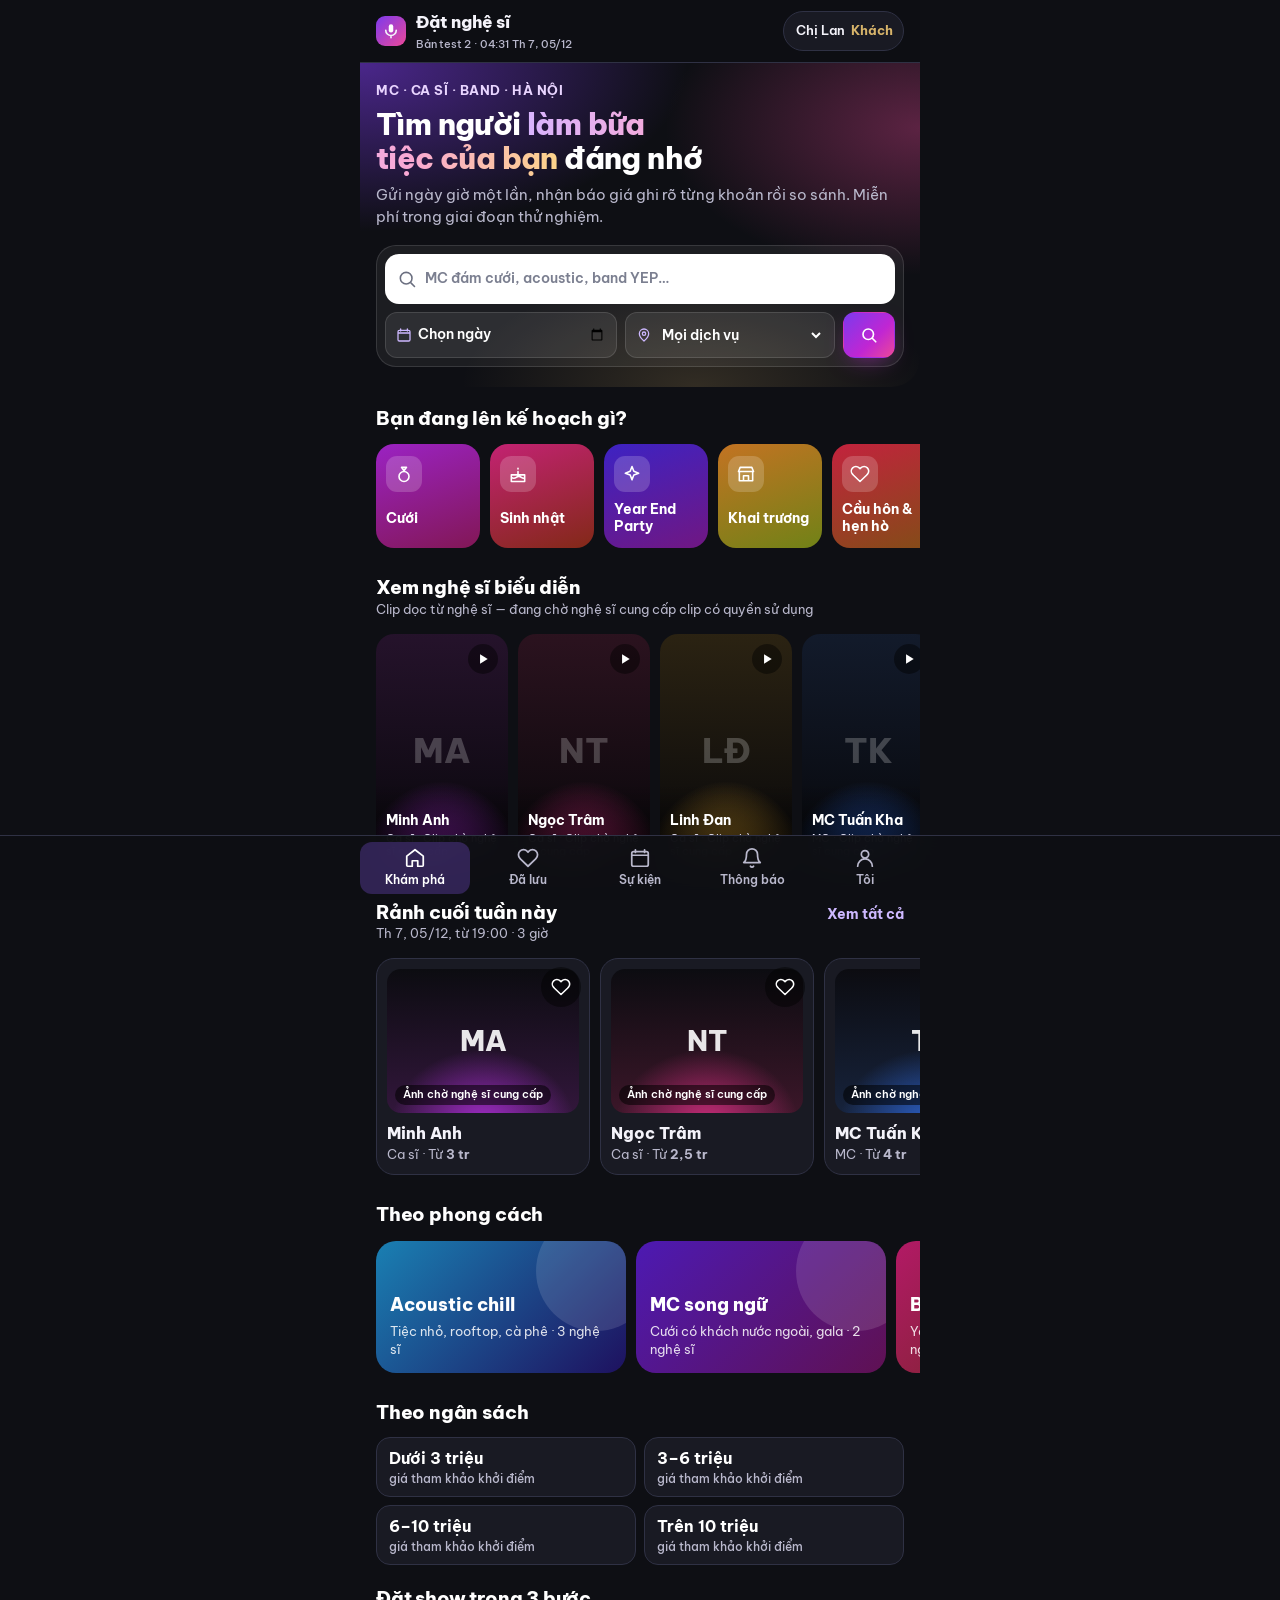
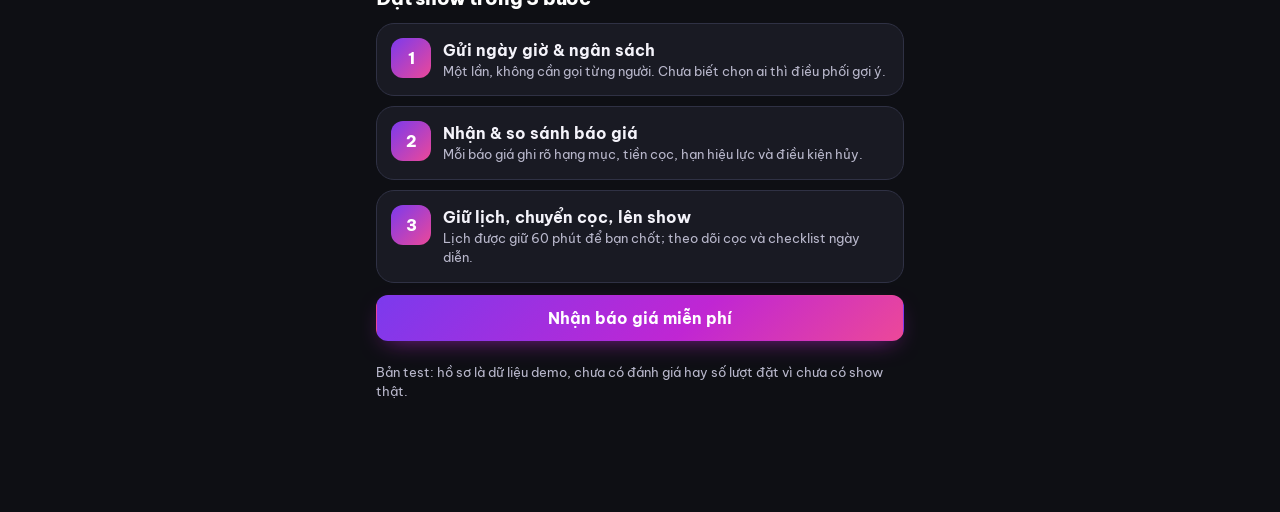
<file: index.html>
<!doctype html>
<html lang="vi">
<head>
<meta charset="utf-8">
<meta name="viewport" content="width=device-width,initial-scale=1,viewport-fit=cover">
<title>Đặt nghệ sĩ — bản test</title>
<meta name="description" content="Bản test: đặt MC, ca sĩ, nhóm nhạc cho tiệc cưới và sự kiện tại Hà Nội.">
<meta name="robots" content="noindex,nofollow">
<meta name="theme-color" content="#101116">
<meta name="apple-mobile-web-app-capable" content="yes">
<meta name="mobile-web-app-capable" content="yes">
<meta name="apple-mobile-web-app-status-bar-style" content="black-translucent">
<meta name="apple-mobile-web-app-title" content="Đặt nghệ sĩ">
<link rel="apple-touch-icon" href="[data-uri]">
<link rel="icon" type="image/png" href="[data-uri]">
<style>:root{padding-top:env(safe-area-inset-top,0px)}html{-webkit-text-size-adjust:100%}</style>
<link rel="preconnect" href="https://fonts.googleapis.com">
<link rel="preconnect" href="https://fonts.gstatic.com" crossorigin>
<link rel="stylesheet" href="https://fonts.googleapis.com/css2?family=Be+Vietnam+Pro:wght@400;500;600;700;800&display=swap">
<style>
/* Bản test 2 — người dùng chính là người trẻ. Khám phá (trang chủ, tìm kiếm, hồ sơ, đã lưu) là "sân khấu" tối, nhiều hình;
   giao dịch (yêu cầu, báo giá, booking, tiền) nền theo giao diện máy, ưu tiên đọc rõ. */
:root{
  --stage:#0e0f14; --stage-2:#191a23; --stage-3:#232533; --stage-line:#2f3144; --on-stage:#f4f3fa; --on-stage-2:#b9b8cc;
  --bg:#f6f4ef; --card:#ffffff; --ink:#171923; --ink-2:#555b6e; --line:#e2dfd6;
  --brand:#7c3aed; --brand-2:#a855f7; --brand-ink:#5b21b6; --brand-soft:#efe7ff; --gold:#d7b46a; --gold-ink:#7a5a14; --pink:#ec4899;
  --ok:#166534; --ok-bg:#dcfce7; --warn:#8a4b00; --warn-bg:#fff1d6; --bad:#b42318; --bad-bg:#fee4e2; --info:#1e4fa3; --info-bg:#e0ebff; --mute-bg:#eceae4;
  --font:"Be Vietnam Pro",system-ui,-apple-system,"Segoe UI",Roboto,sans-serif;
}
@media (prefers-color-scheme: dark){:root:not([data-theme="light"]){
  --bg:#14151c; --card:#1d1f29; --ink:#eeedf5; --ink-2:#a9abbd; --line:#30323f;
  --brand:#8b5cf6; --brand-ink:#c4b5fd; --brand-soft:#2a2340; --gold-ink:#e2c88a;
  --ok:#86efac; --ok-bg:#12301e; --warn:#fcd38a; --warn-bg:#35270e; --bad:#fca5a5; --bad-bg:#3a1616; --info:#a5c4ff; --info-bg:#16233c; --mute-bg:#262834; color-scheme:dark}}
:root[data-theme="dark"]{
  --bg:#14151c; --card:#1d1f29; --ink:#eeedf5; --ink-2:#a9abbd; --line:#30323f;
  --brand:#8b5cf6; --brand-ink:#c4b5fd; --brand-soft:#2a2340; --gold-ink:#e2c88a;
  --ok:#86efac; --ok-bg:#12301e; --warn:#fcd38a; --warn-bg:#35270e; --bad:#fca5a5; --bad-bg:#3a1616; --info:#a5c4ff; --info-bg:#16233c; --mute-bg:#262834; color-scheme:dark}
*{box-sizing:border-box}
html,body{height:100%}
body{margin:0;background:var(--bg);color:var(--ink);font-family:var(--font);font-size:16px;line-height:1.5;-webkit-tap-highlight-color:transparent;transition:background-color .25s}
body[data-page="discover"]{background:var(--stage);color:var(--on-stage)}
body::before{content:"";position:fixed;inset:0 0 auto;height:env(safe-area-inset-top,0px);z-index:10;background:var(--stage)}
button,input,select,textarea{font:inherit;color:inherit}
h1,h2,h3{margin:0;line-height:1.25;text-wrap:balance}
p{margin:0}
:focus-visible{outline:3px solid var(--gold);outline-offset:2px;border-radius:8px}
.app{max-width:560px;margin:0 auto;min-height:100%;display:flex;flex-direction:column;overflow-x:clip}
.wrap{padding-left:max(16px,env(safe-area-inset-left,0px));padding-right:max(16px,env(safe-area-inset-right,0px))}
.bleed{margin-left:calc(-1*max(16px,env(safe-area-inset-left,0px)));margin-right:calc(-1*max(16px,env(safe-area-inset-right,0px)))}
/* đầu trang */
.top{position:sticky;top:env(safe-area-inset-top,0px);z-index:5;background:rgba(14,15,20,.92);-webkit-backdrop-filter:blur(14px);backdrop-filter:blur(14px);color:var(--on-stage);display:flex;align-items:center;gap:10px;padding-block:10px;border-bottom:1px solid var(--stage-line)}
.mark{width:30px;height:30px;border-radius:9px;flex:none;display:grid;place-items:center;background:linear-gradient(135deg,#7c3aed,#ec4899)}
.mark svg{width:18px;height:18px}
.brand{font-weight:800;font-size:17px;min-width:0;letter-spacing:-.01em}
.brand small{display:block;font-weight:500;font-size:11px;color:var(--on-stage-2);white-space:nowrap;overflow:hidden;text-overflow:ellipsis}
.who{margin-left:auto;white-space:nowrap;flex:none;display:flex;align-items:center;gap:6px;background:var(--stage-2);border:1px solid var(--stage-line);border-radius:999px;padding:6px 10px 6px 12px;min-height:40px;font-size:13px;font-weight:600;cursor:pointer;color:var(--on-stage)}
.who .r{color:var(--gold);font-weight:700}
.back{display:inline-flex;align-items:center;gap:6px;min-height:44px;background:none;border:0;color:var(--brand-ink);font-weight:600;padding:0;cursor:pointer}
body[data-page="discover"] .back{color:#d8c7ff}
main{flex:1;padding-block:14px 110px}
main.enter{animation:enter .28s ease-out}
@keyframes enter{from{opacity:0;transform:translateY(10px)}to{opacity:1;transform:none}}
/* thanh tab dưới */
.tabs{position:fixed;left:0;right:0;bottom:0;z-index:6;background:var(--card);border-top:1px solid var(--line);padding:6px max(6px,env(safe-area-inset-right,0px)) calc(6px + env(safe-area-inset-bottom,0px)) max(6px,env(safe-area-inset-left,0px));transition:background-color .25s}
body[data-page="discover"] .tabs{background:rgba(14,15,20,.94);-webkit-backdrop-filter:blur(14px);backdrop-filter:blur(14px);border-color:var(--stage-line)}
.tabs .in{max-width:560px;margin:0 auto;display:grid;grid-auto-flow:column;grid-auto-columns:minmax(0,1fr);gap:2px}
.tab{position:relative;display:flex;flex-direction:column;align-items:center;gap:2px;min-height:52px;min-width:0;justify-content:center;border:0;background:none;border-radius:12px;color:var(--ink-2);font-size:11.5px;font-weight:600;cursor:pointer;white-space:nowrap;padding:0 2px}
body[data-page="discover"] .tab{color:var(--on-stage-2)}
.tab span.l{max-width:100%;overflow:hidden;text-overflow:ellipsis}
.tab svg{width:22px;height:22px}
.tab[aria-current="page"]{color:var(--brand-ink);background:var(--brand-soft)}
body[data-page="discover"] .tab[aria-current="page"]{color:#fff;background:rgba(139,92,246,.28)}
.dot{position:absolute;top:3px;right:calc(50% - 22px);min-width:18px;height:18px;padding:0 5px;border-radius:999px;background:var(--bad);color:#fff;font-size:11px;display:grid;place-items:center}
/* chung */
.stack{display:grid;gap:12px}
.stack-lg{display:grid;gap:22px}
.row{display:flex;gap:10px;align-items:center;flex-wrap:wrap}
.between{display:flex;justify-content:space-between;align-items:flex-start;gap:10px}
.between>*{min-width:0}
.muted{color:var(--ink-2)} .small{font-size:13px}
.card{background:var(--card);border:1px solid var(--line);border-radius:16px;padding:14px}
.kicker{font-size:12px;font-weight:700;letter-spacing:.04em;text-transform:uppercase;color:var(--ink-2)}
.h1{font-size:24px;font-weight:800;letter-spacing:-.01em} .h2{font-size:19px;font-weight:700} .h3{font-size:16px;font-weight:700}
.btn{display:inline-flex;align-items:center;justify-content:center;gap:8px;min-height:46px;padding:10px 16px;border-radius:12px;border:1.5px solid transparent;font-weight:700;cursor:pointer;text-align:center;transition:transform .1s, background-color .15s}
.btn:active{transform:scale(.98)}
.btn:disabled{opacity:.45;cursor:not-allowed}
.btn svg{width:18px;height:18px}
.primary{background:var(--brand);color:#fff}
.grad{background:linear-gradient(135deg,#7c3aed,#c026d3 60%,#ec4899);color:#fff;box-shadow:0 8px 24px -10px rgba(192,38,211,.7)}
.outline{background:transparent;border-color:var(--brand);color:var(--brand-ink)}
.ghost{background:transparent;border-color:var(--line);color:var(--ink)}
.danger{background:transparent;border-color:var(--bad);color:var(--bad)}
.block{width:100%}
.badge{display:inline-flex;align-items:center;padding:2px 10px;border-radius:999px;font-size:12px;font-weight:700;white-space:nowrap}
.t-ok{background:var(--ok-bg);color:var(--ok)} .t-warn{background:var(--warn-bg);color:var(--warn)} .t-bad{background:var(--bad-bg);color:var(--bad)} .t-info{background:var(--info-bg);color:var(--info)} .t-mute{background:var(--mute-bg);color:var(--ink-2)}
.chip{display:inline-block;padding:2px 9px;border-radius:999px;font-size:12px;font-weight:700;background:var(--brand-soft);color:var(--brand-ink)}
.chip.demo{background:rgba(215,180,106,.2);color:var(--gold-ink)}
label{font-size:14px;font-weight:600}
.field{display:grid;gap:5px;min-width:0}
input,select,textarea{width:100%;max-width:100%;min-width:0;min-height:46px;padding:10px 12px;border-radius:12px;border:1.5px solid var(--line);background:var(--card)}
input[type=date]{-webkit-appearance:none;appearance:none;display:block;text-align:left;line-height:1.4}
input[type=date]::-webkit-date-and-time-value{text-align:left}
textarea{min-height:84px;resize:vertical}
input:focus,select:focus,textarea:focus{outline:none;border-color:var(--brand);box-shadow:0 0 0 3px rgba(124,58,237,.18)}
.hint{font-size:13px;color:var(--ink-2)}
.err{background:var(--bad-bg);color:var(--bad);border-radius:12px;padding:10px 12px;font-weight:600;font-size:14px}
.okmsg{background:var(--ok-bg);color:var(--ok);border-radius:12px;padding:10px 12px;font-weight:600;font-size:14px}
.note{background:var(--warn-bg);color:var(--warn);border-radius:12px;padding:10px 12px;font-size:13px;font-weight:600}
.two{display:grid;gap:10px;grid-template-columns:repeat(2,minmax(0,1fr))}
.two>*{min-width:0}
.money{display:grid;gap:4px;font-variant-numeric:tabular-nums}
.money div{display:flex;justify-content:space-between;gap:10px;padding:4px 0;border-bottom:1px dashed var(--line)}
.money .tot{font-weight:800;border-bottom:0}
.list{display:grid;gap:8px;margin:0;padding:0;list-style:none}
.empty{border:1.5px dashed var(--line);border-radius:16px;padding:18px;text-align:center;color:var(--ink-2)}
.code{font-family:ui-monospace,Menlo,Consolas,monospace;font-weight:700;letter-spacing:.06em}
/* ===== khám phá (tối) ===== */
.d-h{font-size:19px;font-weight:800;color:#fff;letter-spacing:-.01em}
.d-sub{font-size:13px;color:var(--on-stage-2)}
.d-card{background:var(--stage-2);border:1px solid var(--stage-line);border-radius:18px;color:var(--on-stage)}
.d-muted{color:var(--on-stage-2)}
.sec-head{display:flex;justify-content:space-between;align-items:baseline;gap:10px}
.link-btn{background:none;border:0;color:#cdb8ff;font-weight:700;font-size:14px;cursor:pointer;padding:6px 0;min-height:36px;white-space:nowrap}
.hero{position:relative;overflow:hidden;padding-block:18px 20px;border-radius:0 0 28px 28px;margin-top:-14px;background:radial-gradient(90% 80% at 0% 0%,rgba(124,58,237,.55),transparent 65%),radial-gradient(70% 70% at 100% 20%,rgba(236,72,153,.35),transparent 65%),radial-gradient(60% 50% at 60% 100%,rgba(215,180,106,.18),transparent 70%),var(--stage)}
.hero h1{font-size:30px;font-weight:800;color:#fff;letter-spacing:-.02em;line-height:1.15}
.hero h1 em{font-style:normal;background:linear-gradient(90deg,#d8b4fe,#f9a8d4,#fcd38a);-webkit-background-clip:text;background-clip:text;color:transparent}
.hero p{color:var(--on-stage-2);margin-top:8px;font-size:15px}
.search{margin-top:16px;display:grid;gap:8px;background:rgba(255,255,255,.06);border:1px solid rgba(255,255,255,.12);border-radius:20px;padding:8px}
.search .q{display:flex;align-items:center;gap:8px;background:#fff;color:#171923;border-radius:14px;padding:0 12px;min-height:50px}
.search .q svg{width:20px;height:20px;flex:none;color:#6b6f80}
.search .q input{border:0;min-height:48px;padding:0;background:transparent;color:#171923;box-shadow:none}
.search .q input::placeholder{color:#7b7f90}
.search .opts{display:grid;grid-template-columns:minmax(0,1.1fr) minmax(0,1fr) auto;gap:8px}
.search .opt{display:flex;align-items:center;gap:6px;background:rgba(255,255,255,.08);border:1px solid rgba(255,255,255,.12);border-radius:12px;padding:0 10px;min-height:46px;min-width:0;color:#fff}
.search .opt svg{width:16px;height:16px;flex:none;color:#cdb8ff}
.search .opt input,.search .opt select{border:0;background:transparent;color:#fff;min-height:44px;padding:0;box-shadow:none;font-size:14px}
.search .opt select option{color:#171923}
.search .go{min-width:52px;padding:0 14px;border-radius:12px}
.dateopt{position:relative}.dateopt .ph{position:absolute;left:32px;right:8px;pointer-events:none;color:#fff;font-size:14px;white-space:nowrap;overflow:hidden}.dateopt input:not(.has){color:transparent}
.hscroll{display:flex;gap:10px;overflow-x:auto;scroll-snap-type:x mandatory;padding-block:2px 6px;scrollbar-width:none;-webkit-overflow-scrolling:touch}
.hscroll::-webkit-scrollbar{display:none}
.hscroll>*{scroll-snap-align:start;flex:none}
.hscroll.pad{padding-left:max(16px,env(safe-area-inset-left,0px));padding-right:max(16px,env(safe-area-inset-right,0px));scroll-padding-left:max(16px,env(safe-area-inset-left,0px))}
.occ{width:104px;border:0;border-radius:18px;padding:12px 10px;display:grid;gap:8px;justify-items:start;text-align:left;cursor:pointer;color:#fff;font-weight:700;font-size:14px;line-height:1.2;min-height:104px;background:linear-gradient(160deg,hsl(var(--h) 70% 45%),hsl(calc(var(--h) + 40) 70% 30%))}
.occ i{width:36px;height:36px;border-radius:11px;display:grid;place-items:center;background:rgba(255,255,255,.18)}
.occ i svg{width:20px;height:20px}
.reel{width:132px;aspect-ratio:9/16;border-radius:18px;position:relative;overflow:hidden;border:0;padding:0;cursor:pointer;color:#fff;text-align:left;background:radial-gradient(90% 60% at 50% 105%,hsl(var(--h) 85% 55% / .9),transparent 70%),linear-gradient(180deg,hsl(var(--h) 40% 12%),#07070a)}
.reel .ini{position:absolute;inset:0;display:grid;place-items:center;font-size:34px;font-weight:800;color:rgba(255,255,255,.22)}
.reel .play{position:absolute;top:10px;right:10px;width:30px;height:30px;border-radius:99px;background:rgba(0,0,0,.45);display:grid;place-items:center}
.reel .play svg{width:14px;height:14px}
.reel .cap{position:absolute;left:0;right:0;bottom:0;padding:28px 10px 10px;background:linear-gradient(transparent,rgba(0,0,0,.8))}
.reel .cap b{display:block;font-size:14px;line-height:1.2}
.reel .cap span{display:block;font-size:10.5px;color:#e6e3f5;margin-top:3px;line-height:1.25}
.acard{width:214px;padding:10px;display:grid;gap:8px;cursor:pointer;position:relative}
.acard .vis{aspect-ratio:4/3}
.vis{aspect-ratio:1;border-radius:14px;position:relative;overflow:hidden;background:radial-gradient(80% 90% at 50% 110%,hsl(var(--h) 80% 55% / .85),transparent 60%),linear-gradient(180deg,#0c0c11,hsl(var(--h) 45% 16%));display:grid;place-items:center;color:rgba(255,255,255,.9);font-weight:800;font-size:28px;max-width:100%;width:100%}
.vis.big{aspect-ratio:4/3;border-radius:22px;font-size:56px}
.vis .lbl{position:absolute;left:8px;bottom:8px;font-size:10.5px;font-weight:600;background:rgba(0,0,0,.55);color:#fff;padding:2px 8px;border-radius:99px}
.heart{position:absolute;top:8px;right:8px;width:40px;height:40px;border-radius:99px;border:0;background:rgba(0,0,0,.45);display:grid;place-items:center;cursor:pointer;color:#fff;z-index:2}
.heart svg{width:20px;height:20px}
.heart[aria-pressed="true"]{color:#ff4d8d}
.heart[aria-pressed="true"] svg{fill:currentColor}
.coll{position:relative;overflow:hidden;width:250px;min-height:132px;border-radius:20px;border:0;padding:14px;color:#fff;text-align:left;cursor:pointer;display:grid;align-content:end;gap:4px;background:linear-gradient(135deg,hsl(var(--h) 75% 40%),hsl(calc(var(--h) + 50) 70% 22%))}
.coll::after{content:"";position:absolute;right:-30px;top:-30px;width:120px;height:120px;border-radius:99px;background:rgba(255,255,255,.12)}
.coll b{font-size:18px;font-weight:800;position:relative}
.coll span{font-size:12.5px;color:rgba(255,255,255,.85);position:relative}
.prices{display:grid;grid-template-columns:repeat(2,minmax(0,1fr));gap:8px}
.pbtn{min-height:56px;border-radius:14px;border:1px solid var(--stage-line);background:var(--stage-2);color:#fff;font-weight:700;cursor:pointer;text-align:left;padding:8px 12px;display:grid}
.pbtn small{font-weight:500;color:var(--on-stage-2);font-size:12px}
.steps{display:grid;gap:10px;counter-reset:s}
.step{display:grid;grid-template-columns:40px 1fr;gap:12px;align-items:start;padding:14px}
.step i{width:40px;height:40px;border-radius:12px;display:grid;place-items:center;font-style:normal;font-weight:800;background:linear-gradient(135deg,#7c3aed,#ec4899);color:#fff}
.dpill{flex:none;min-height:40px;padding:8px 14px;border-radius:999px;border:1px solid var(--stage-line);background:var(--stage-2);color:var(--on-stage);font-weight:600;cursor:pointer;font-size:14px}
.dpill[aria-pressed="true"]{background:#fff;color:#171923;border-color:#fff}
.dfield{display:grid;gap:5px;min-width:0}
.dfield label{color:var(--on-stage-2);font-size:13px}
.dfield input,.dfield select{background:var(--stage-2);border-color:var(--stage-line);color:var(--on-stage)}
.dfield select option{color:#171923}
.res{display:grid;grid-template-columns:104px minmax(0,1fr);gap:12px;padding:10px;cursor:pointer;position:relative;align-items:center}
.res .heart{top:14px;right:14px;width:36px;height:36px}
.avail{font-size:12px;font-weight:700;padding:2px 8px;border-radius:99px;display:inline-block}
.avail.y{background:rgba(34,197,94,.18);color:#86efac}
.avail.n{background:rgba(239,68,68,.18);color:#fca5a5}
.tagrow{display:flex;gap:6px;flex-wrap:wrap}
.tag{font-size:12px;font-weight:600;padding:3px 9px;border-radius:99px;background:var(--stage-3);color:var(--on-stage-2)}
.media-ph{display:grid;grid-template-columns:repeat(3,minmax(0,1fr));gap:8px}
.media-ph div{aspect-ratio:3/4;border-radius:14px;border:1.5px dashed var(--stage-line);display:grid;place-items:center;text-align:center;font-size:11px;color:var(--on-stage-2);padding:6px;background:rgba(255,255,255,.02)}
.playbig{position:absolute;inset:0;display:grid;place-items:center}
.playbig span{width:64px;height:64px;border-radius:99px;background:rgba(0,0,0,.45);-webkit-backdrop-filter:blur(6px);backdrop-filter:blur(6px);display:grid;place-items:center;border:1px solid rgba(255,255,255,.3)}
.playbig svg{width:26px;height:26px}
.iconbtn{width:46px;height:46px;border-radius:14px;border:1px solid var(--stage-line);background:var(--stage-2);color:#fff;display:grid;place-items:center;cursor:pointer;flex:none}
.iconbtn svg{width:20px;height:20px}
.iconbtn[aria-pressed="true"]{color:#ff4d8d}
.iconbtn[aria-pressed="true"] svg{fill:currentColor}
/* ===== giao dịch ===== */
.artist-mini{display:flex;gap:10px;align-items:center}
.artist-mini .vis{width:44px;height:44px;font-size:14px;border-radius:12px;flex:none}
.artist-mini .vis .lbl{display:none}
.timeline{display:grid;grid-template-columns:repeat(5,1fr);gap:2px;font-size:11px;text-align:center;color:var(--ink-2)}
.timeline div{display:grid;justify-items:center;gap:4px}
.timeline i{width:24px;height:24px;border-radius:99px;border:2px solid var(--line);display:grid;place-items:center;font-style:normal;font-weight:700;font-size:12px;background:var(--card)}
.timeline .done i{background:var(--brand);border-color:var(--brand);color:#fff}
.timeline .cur{color:var(--ink);font-weight:700} .timeline .cur i{border-color:var(--brand);color:var(--brand-ink)}
.next{background:var(--brand-soft);border-radius:14px;padding:12px;font-weight:600}
.thread{display:grid;gap:6px}
.msg{background:var(--card);border:1px solid var(--line);border-radius:12px;padding:8px 10px;max-width:88%}
.msg.me{margin-left:auto;background:var(--brand-soft);border-color:transparent}
.sev-khan{border-left:5px solid var(--bad)} .sev-cao{border-left:5px solid var(--warn)}
.cmp{overflow-x:auto;-webkit-overflow-scrolling:touch;border-radius:16px;border:1px solid var(--line);background:var(--card)}
.cmp table{border-collapse:collapse;min-width:100%;font-size:14px;font-variant-numeric:tabular-nums}
.cmp th,.cmp td{padding:10px;border-bottom:1px solid var(--line);vertical-align:top;text-align:left;min-width:150px}
.cmp th:first-child,.cmp td:first-child{position:sticky;left:0;background:var(--card);min-width:92px;font-size:12px;color:var(--ink-2);font-weight:700;z-index:1}
.cmp tr:last-child td{border-bottom:0}
.cmp .best{color:var(--ok);font-weight:800}
.qr{display:grid;grid-template-columns:120px minmax(0,1fr);gap:14px;align-items:center}
.qr svg{width:120px;height:120px;background:#fff;border-radius:10px;padding:6px}
.qr .stamp{display:inline-block;margin-top:6px;font-size:11px;font-weight:800;letter-spacing:.05em;color:var(--bad);border:1.5px solid var(--bad);border-radius:6px;padding:1px 6px}
.receipt{background:#fff;color:#171923;border-radius:18px;padding:18px;border:1px solid #e2dfd6;display:grid;gap:12px}
.receipt .r-head{display:flex;justify-content:space-between;gap:10px;align-items:flex-start;border-bottom:2px solid #171923;padding-bottom:10px}
.receipt .r-row{display:flex;justify-content:space-between;gap:12px;font-size:14px;border-bottom:1px dashed #d9d5ca;padding:5px 0}
.receipt .r-row span:last-child{text-align:right}
.receipt small{color:#555b6e}
.otp{display:grid;grid-template-columns:repeat(6,minmax(0,1fr));gap:8px}
.otp input{text-align:center;font-size:22px;font-weight:800;padding:0;min-height:54px}
/* bảng dưới */
.sheet-bg{position:fixed;inset:0;background:rgba(10,10,16,.6);z-index:20;display:flex;align-items:flex-end;justify-content:center;animation:fade .2s}
@keyframes fade{from{opacity:0}}
.sheet{background:var(--card);color:var(--ink);width:100%;max-width:560px;border-radius:22px 22px 0 0;max-height:88%;overflow:auto;padding:16px max(16px,env(safe-area-inset-right,0px)) calc(18px + env(safe-area-inset-bottom,0px)) max(16px,env(safe-area-inset-left,0px));animation:up .25s ease-out}
@keyframes up{from{transform:translateY(40px)}}
.users{display:grid;gap:8px}
.user{display:flex;justify-content:space-between;align-items:center;min-height:50px;padding:8px 12px;border:1.5px solid var(--line);border-radius:12px;background:var(--card);cursor:pointer;text-align:left;width:100%}
.user[aria-current="true"]{border-color:var(--brand);background:var(--brand-soft)}
.clock{font-variant-numeric:tabular-nums;font-weight:700}
.toast{position:fixed;left:50%;translate:-50% 0;top:calc(84px + env(safe-area-inset-top,0px));font-size:14px;z-index:30;background:#171923;color:#fff;padding:10px 16px;border-radius:12px;font-weight:600;max-width:calc(100% - 32px);text-align:center;box-shadow:0 10px 30px -10px rgba(0,0,0,.5);animation:fade .2s}
@media (max-width:360px){.hero h1{font-size:26px}.tab{font-size:10.5px}.search .opts{grid-template-columns:minmax(0,1fr) minmax(0,1fr)}.search .go{grid-column:1/-1}}
@media (prefers-reduced-motion:reduce){*{transition:none!important;animation:none!important}}
</style>
</head>
<body>


<div class="app">
  <header class="top wrap" id="top"></header>
  <main class="wrap" id="main"></main>
</div>
<nav class="tabs" aria-label="Điều hướng"><div class="in" id="tabs"></div></nav>
<div id="overlay"></div>

<script>
"use strict";
/* ============================================================
   BẢN TEST 2 — logic nghiệp vụ chạy trong trình duyệt theo đúng quy tắc backend R2 (supabase/, đã kiểm thử trên PostgreSQL).
   Dữ liệu là dữ liệu thử, lưu trên máy này. Không có tiền thật, không có hồ sơ nghệ sĩ thật.
   ============================================================ */
const H=3600e3, D=24*H, MIN=60e3;
const CFG={hold:60*MIN, buffer:60*MIN, wave:3, respond:24*H, startWin:120*MIN, depMin:20, depMax:50, depDef:30, payConfirm:24*H, suspend:90*D};
const POLICY=[{min:30,pct:100},{min:8,pct:50},{min:0,pct:0}];
const SVC={ca_si:"Ca sĩ",mc:"MC",ban_nhac:"Nhóm nhạc"};
const OCC=[["cuoi","Cưới",285,"ring"],["sinh-nhat","Sinh nhật",330,"cake"],["yep","Year End Party",250,"spark"],["khai-truong","Khai trương",30,"store"],["cau-hon","Cầu hôn & hẹn hò",350,"heart"],["cong-ty","Tiệc công ty",210,"brief"]];
const occLabel=k=>(OCC.find(o=>o[0]===k)||[,k])[1];
const COLL=[["acoustic","Acoustic chill","Tiệc nhỏ, rooftop, cà phê",200],["song-ngu","MC song ngữ","Cưới có khách nước ngoài, gala",260],["soi-dong","Band sôi động","Year End Party, after-party",330],["jazz","Jazz & lounge","Tiệc tối khách sạn, nhà hàng",40]];
const PRICE=[["Dưới 3 triệu",0,3e6],["3–6 triệu",3e6,6e6],["6–10 triệu",6e6,10e6],["Trên 10 triệu",10e6,Infinity]];
const AREAS=["Ba Đình","Hoàn Kiếm","Tây Hồ","Cầu Giấy","Đống Đa","Hai Bà Trưng","Thanh Xuân","Hoàng Mai","Long Biên","Hà Đông","Nam Từ Liêm","Bắc Từ Liêm"];
const KIND={bieu_dien:"Biểu diễn",thiet_bi:"Thiết bị",di_chuyen:"Di chuyển",tap_luyen:"Tập luyện",lam_them:"Làm thêm giờ",khac:"Khác"};
const LBL={da_gui:"Đã gửi",dang_tim:"Đang nhận báo giá",da_chon_gia:"Đang giữ lịch",dong:"Đã chốt",huy:"Đã hủy",moi:"Chờ phản hồi",hoi_them:"Nghệ sĩ hỏi thêm",tu_choi:"Không nhận",da_bao_gia:"Đã báo giá",duoc_chon:"Được chọn",bi_tu_choi:"Không được chọn",het_han:"Hết hạn",bi_thay:"Có bản mới",cho_xac_nhan:"Chờ cọc",da_xac_nhan:"Đã xác nhận",dang_thuc_hien:"Đang diễn",cho_hoan_tat:"Chờ khách xác nhận",hoan_thanh:"Hoàn thành",cho_doi_soat:"Chờ xác nhận",da_nhan:"Đã nhận",dang_xu_ly:"Đang xử lý",da_giai_quyet:"Đã giải quyết",cho_duyet:"Chờ duyệt",da_duyet:"Đã duyệt",nhap:"Nháp"};
const TONE={da_xac_nhan:"ok",hoan_thanh:"ok",da_nhan:"ok",da_duyet:"ok",dong:"ok",duoc_chon:"ok",da_giai_quyet:"ok",cho_xac_nhan:"warn",cho_doi_soat:"warn",da_chon_gia:"warn",cho_hoan_tat:"warn",cho_duyet:"warn",hoi_them:"info",moi:"info",dang_tim:"info",da_gui:"info",da_bao_gia:"info",dang_thuc_hien:"info",dang_xu_ly:"info",huy:"bad",tu_choi:"bad",het_han:"mute",bi_tu_choi:"mute",bi_thay:"mute",nhap:"mute"};

const esc=s=>String(s??"").replace(/[&<>"']/g,c=>({"&":"&amp;","<":"&lt;",">":"&gt;",'"':"&quot;","'":"&#39;"}[c]));
const vnd=n=>n==null?"—":Number(n).toLocaleString("vi-VN")+" đ";
const trieu=n=>n>=1e6?(Math.round(n/1e5)/10).toLocaleString("vi-VN")+" tr":vnd(n);
const fmtD=new Intl.DateTimeFormat("vi-VN",{timeZone:"Asia/Ho_Chi_Minh",weekday:"short",day:"2-digit",month:"2-digit",hour:"2-digit",minute:"2-digit"});
const fmtDay=new Intl.DateTimeFormat("vi-VN",{timeZone:"Asia/Ho_Chi_Minh",weekday:"short",day:"2-digit",month:"2-digit"});
const fmtT=new Intl.DateTimeFormat("vi-VN",{timeZone:"Asia/Ho_Chi_Minh",hour:"2-digit",minute:"2-digit"});
const dt=ms=>fmtD.format(ms), tm=ms=>fmtT.format(ms), day=ms=>fmtDay.format(ms);
const range=(a,b)=>`${dt(a)}–${tm(b)}`;
const badge=s=>`<span class="badge t-${TONE[s]||"mute"}">${esc(LBL[s]||s)}</span>`;
const uid=p=>p+"_"+Math.random().toString(36).slice(2,10);
const vnDate=ms=>new Date(ms+7*H).toISOString().slice(0,10);
const fromVN=(date,time)=>{const m=/^(\d{4})-(\d{2})-(\d{2})$/.exec(date||""),t=/^(\d{2}):(\d{2})$/.exec(time||"");if(!m||!t)return null;const [y,mo,d]=m.slice(1).map(Number);const ms=Date.UTC(y,mo-1,d,+t[1],+t[2])-7*H;const b=new Date(ms+7*H);return b.getUTCDate()===d&&b.getUTCMonth()===mo-1?ms:null};
const fold=s=>String(s||"").toLowerCase().normalize("NFD").replace(/[̀-ͯ]/g,"").replace(/đ/g,"d");
function parseVnd(v){const t=String(v??"").trim().replace(/\s*(đ|vnđ|vnd)$/i,"");if(!t)return null;if(!/^\d+$/.test(t)&&!/^\d{1,3}(?:([.,\s])\d{3})(?:\1\d{3})*$/.test(t))return NaN;const n=Number(t.replace(/[.,\s]/g,""));return Number.isSafeInteger(n)?n:NaN}
class Err extends Error{}
const fail=m=>{throw new Err(m)};

/* ---------- dữ liệu thử ---------- */
const KEY="dns-test-v2";
function nextSat(t){const vn=new Date(t+7*H);const dow=vn.getUTCDay();const add=(6-dow+7)%7;const sat=fromVN(vnDate(t+add*D),"19:00");return sat<t+H?sat+7*D:sat}
function seed(){
  const t0=Date.now();
  const U=(id,name,role,sub)=>({id,name,role,sub});
  const users=[U("u_lan","Chị Lan","customer","Khách — đang lên kế hoạch cưới"),U("u_ks","Nam (Công ty X)","customer","Khách — tổ chức Year End Party"),
    U("u_minh","Minh Anh","artist","Ca sĩ"),U("u_tram","Ngọc Trâm","artist","Ca sĩ acoustic"),U("u_linh","Linh Đan","artist","Ca sĩ jazz"),
    U("u_tuan","MC Tuấn Kha","artist","MC song ngữ"),U("u_halinh","MC Hà Linh","artist","MC sự kiện"),
    U("u_gio","Nhóm Gió Mùa","artist","Nhóm acoustic"),U("u_groove","The Groove","artist","Band sôi động"),U("u_hoa","Hòa","coordinator","Điều phối")];
  const A=(id,slug,owner,name,svc,genres,tags,occ,price,hue,bio,travel)=>({id,slug,owner,name,svc,genres,tags,occ,price,hue,bio,travel,area:"Hà Nội",status:"da_duyet",suspendedUntil:0,payout:null});
  const artists=[
    A("a_minh","minh-anh","u_minh","Minh Anh","ca_si","Ballad · Nhạc trẻ · Acoustic",["acoustic"],["cuoi","sinh-nhat","cau-hon"],3000000,285,"Giọng nữ ballad/pop, hát cùng beat hoặc guitar đệm. Hợp tiệc cưới, sinh nhật và những buổi cầu hôn nhỏ.","Nội thành Hà Nội"),
    A("a_tram","ngoc-tram","u_tram","Ngọc Trâm","ca_si","Acoustic · Indie · Lofi",["acoustic"],["cau-hon","sinh-nhat","cuoi"],2500000,330,"Acoustic nhẹ, tự đệm guitar. Có loa nhỏ cho không gian dưới 50 khách.","Nội thành Hà Nội"),
    A("a_linh","linh-dan","u_linh","Linh Đan","ca_si","Jazz · Bossa nova · Soul",["jazz"],["cong-ty","yep","cuoi"],null,40,"Jazz và bossa nova cho tiệc tối khách sạn, gala doanh nghiệp, lounge.","Hà Nội và lân cận"),
    A("a_tuan","mc-tuan-kha","u_tuan","MC Tuấn Kha","mc","MC cưới · MC song ngữ Việt–Anh",["song-ngu"],["cuoi","cong-ty","yep"],4000000,220,"MC song ngữ Việt–Anh dẫn lễ cưới truyền thống và hiện đại, gala. Cần kịch bản trước 3 ngày.","Hà Nội và lân cận"),
    A("a_halinh","mc-ha-linh","u_halinh","MC Hà Linh","mc","MC sự kiện · Year End Party · Game show",["soi-dong","song-ngu"],["yep","khai-truong","cong-ty","sinh-nhat"],3500000,345,"Dẫn sự kiện năng lượng cao: Year End Party, khai trương, minigame tương tác.","Nội thành Hà Nội"),
    A("a_gio","gio-mua","u_gio","Nhóm Gió Mùa","ban_nhac","Acoustic · Jazz nhẹ · Bolero",["acoustic","jazz"],["cuoi","khai-truong","sinh-nhat"],8000000,160,"Nhóm acoustic 4 người, có loa cho không gian dưới 150 khách. Đại diện nhóm xác nhận lịch.","Hà Nội và lân cận"),
    A("a_groove","the-groove","u_groove","The Groove","ban_nhac","Pop · Funk · EDM remix",["soi-dong"],["yep","cong-ty","khai-truong"],15000000,15,"Band 6 người, setlist nhạc trẻ và remix cho Year End Party, after-party. Cần sân khấu tối thiểu 4×3 m.","Hà Nội và lân cận"),
  ];
  // Tài khoản nhận tiền THỬ — số không thuộc ai, chỉ để minh họa.
  artists.forEach(a=>{if(["a_minh","a_tram","a_tuan","a_halinh","a_groove"].includes(a.id))a.payout={bank:"Ngân hàng thử",number:"0000000000",holder:a.name.toUpperCase()}});
  const sat=nextSat(t0);
  const slots=[["a_linh",sat-H,sat+4*H,"Show khách sạn"],["a_gio",sat-2*H,sat+5*H,"Cưới nhà quen"],["a_groove",sat,sat+5*H,"Gala ngoài"]]
    .map(([artist,a,b,note])=>({id:uid("s"),artist,kind:"ngoai",a,b,active:true,note}));
  return {v:2,offset:0,me:"u_lan",users,artists,requests:[],invitations:[],quotes:[],holds:[],slots,bookings:[],payments:[],incidents:[],messages:[],notifs:[],audit:[],deleted:[],saved:{},verified:{},otp:null,created:t0};
}
let S; let mem=null;
function load(){try{const r=localStorage.getItem(KEY);if(r){S=JSON.parse(r);return}}catch(e){} S=mem||seed()}
function save(){mem=S;try{localStorage.setItem(KEY,JSON.stringify(S))}catch(e){}}
const now=()=>Date.now()+S.offset;
const me=()=>S.users.find(u=>u.id===S.me);
const myArtist=()=>S.artists.find(a=>a.owner===S.me);
const artist=id=>S.artists.find(a=>a.id===id);
const userName=id=>(S.users.find(u=>u.id===id)||{}).name||"Người dùng";
const savedList=()=>S.saved[S.me]||(S.saved[S.me]=[]);
const isSaved=id=>(S.saved[S.me]||[]).includes(id);
function notify(user,text,go){if(user)S.notifs.unshift({id:uid("n"),user,text,go,at:now(),read:false})}
function staffNotify(text,go){S.users.filter(u=>u.role==="coordinator").forEach(u=>notify(u.id,text,go))}
function audit(action,ref){S.audit.unshift({action,ref,by:S.me,at:now()})}
function need(...roles){const u=me();if(!u||S.deleted.includes(u.id))fail("Tài khoản không còn hoạt động.");if(!roles.includes(u.role))fail("Vai trò hiện tại không làm được thao tác này.");return u}

/* ---------- quy tắc nghiệp vụ (giống backend R2) ---------- */
function sweep(){
  const t=now();
  S.invitations.forEach(i=>{if((i.status==="moi"||i.status==="hoi_them")&&i.respondBy<=t){i.status="dong";i.reason="Quá hạn phản hồi";const r=S.requests.find(x=>x.id===i.req);notify(r.customer,`${artist(i.artist).name} không phản hồi đúng hạn — bạn có thể mời người khác`,{v:"req",id:r.id})}});
  S.holds.forEach(h=>{if(h.status==="dang_giu"&&h.expires<=t){h.status="het_han";S.slots.find(x=>x.id===h.slot).active=false;const q=S.quotes.find(x=>x.id===h.quote);if(q.status==="duoc_chon")q.status=q.validUntil>t?"da_gui":"het_han";const r=S.requests.find(x=>x.id===h.req);if(r.status==="da_chon_gia")r.status="dang_tim";notify(h.customer,"Giữ lịch đã hết hạn — lịch của nghệ sĩ đã được giải phóng",{v:"req",id:r.id})}});
  S.quotes.forEach(q=>{
    if(q.status==="da_gui"&&q.validUntil<=t)q.status="het_han";
    else if(q.status==="da_gui"&&!q.warned&&q.validUntil-t<24*H){q.warned=true;const r=S.requests.find(x=>x.id===q.req);notify(r.customer,`Báo giá của ${artist(q.artist).name} hết hạn lúc ${dt(q.validUntil)} — chọn trước khi hết hạn`,{v:"req",id:r.id})}
  });
  S.payments.forEach(p=>{if(p.status==="cho_doi_soat"&&p.kind!=="hoan_tien"&&t-p.at>CFG.payConfirm&&!p.flagged){p.flagged=true;S.incidents.unshift({id:uid("i"),booking:p.booking,kind:"Tranh chấp tiền",sev:"cao",desc:`Khoản ${vnd(p.amount)} chưa được nghệ sĩ xác nhận sau 24 giờ.`,status:"moi",at:t,res:""});staffNotify("Khoản tiền chưa được xác nhận quá hạn",{v:"booking",id:p.booking})}});
}
const overlap=(artistId,a,b,skip)=>S.slots.some(s=>s.active&&s.artist===artistId&&s.id!==skip&&s.a<b&&s.b>a);
const busy=(artistId,a,b)=>overlap(artistId,a-CFG.buffer,b+CFG.buffer);

function createRequest(f){
  const u=need("customer");
  const s=fromVN(f.date,f.time), dur=Number(f.dur);
  if(!f.event)fail("Chọn dịp tổ chức.");
  if(!SVC[f.svc])fail("Chọn dịch vụ cần thuê.");
  if(s==null)fail("Chọn ngày và giờ bắt đầu hợp lệ.");
  if(!(dur>=0.5&&dur<=16))fail("Thời lượng từ 30 phút đến 16 giờ.");
  const e=s+dur*H;
  if(s<now()+H)fail("Sự kiện cần bắt đầu sau hiện tại ít nhất 1 giờ.");
  if(!f.area||f.area.trim().length<2)fail("Nhập phường/xã hoặc khu vực.");
  const budget=parseVnd(f.budget); if(Number.isNaN(budget))fail("Ngân sách: nhập số tiền VNĐ, ví dụ 5.000.000.");
  const r={id:uid("r"),customer:u.id,event:f.event,svc:f.svc,start:s,end:e,area:f.area.trim(),budget,style:(f.style||"").trim().slice(0,300),contact:(f.contact||"").trim().slice(0,150),notes:(f.notes||"").trim().slice(0,1500),address:null,status:"da_gui",at:now()};
  S.requests.unshift(r); audit("Gửi yêu cầu",r.id); staffNotify(`Yêu cầu mới: ${SVC[r.svc]} cho ${r.event}`,{v:"req",id:r.id});
  if(f.invite)invite(r.id,[f.invite]);
  return r;
}
function invite(reqId,ids){
  sweep();
  const u=me(), r=S.requests.find(x=>x.id===reqId);
  if(!(u.role==="coordinator"||r.customer===u.id))fail("Không có quyền mời cho yêu cầu này.");
  if(!["da_gui","dang_tim"].includes(r.status))fail("Yêu cầu đã chốt hoặc đã đóng.");
  if(!ids.length)fail("Chọn ít nhất một nghệ sĩ.");
  const open=S.invitations.filter(i=>i.req===reqId&&["moi","hoi_them"].includes(i.status)).length;
  const fresh=ids.filter(a=>!S.invitations.some(i=>i.req===reqId&&i.artist===a));
  if(open+fresh.length>CFG.wave)fail(`Mỗi đợt chỉ mời tối đa ${CFG.wave} nghệ sĩ đang chờ phản hồi.`);
  fresh.forEach(aid=>{const a=artist(aid);
    if(a.status!=="da_duyet")fail("Chỉ mời được nghệ sĩ đã duyệt.");
    if(a.suspendedUntil>now())fail(`${a.name} đang tạm ngừng nhận lời mời.`);
    if(a.svc!==r.svc)fail(`${a.name} không cung cấp dịch vụ này.`);
    S.invitations.push({id:uid("v"),req:reqId,artist:aid,status:"moi",reason:"",respondBy:now()+CFG.respond,at:now()});
    notify(a.owner,`Lời mời báo giá: ${r.event} (${r.area})`,{v:"inv"});});
  if(r.status==="da_gui")r.status="dang_tim";
  audit("Mời báo giá",reqId);
}
function respond(invId,action,reason){
  sweep(); const a=myArtist(); need("artist");
  const i=S.invitations.find(x=>x.id===invId&&x.artist===a.id); if(!i)fail("Không tìm thấy lời mời.");
  if(!["moi","hoi_them"].includes(i.status))fail("Lời mời đã được xử lý hoặc quá hạn.");
  if(!reason||reason.trim().length<3)fail(action==="tu_choi"?"Chọn lý do.":"Nhập câu hỏi cho khách.");
  i.status=action;i.reason=reason.trim();
  const r=S.requests.find(x=>x.id===i.req);
  if(action==="hoi_them")S.messages.push({id:uid("m"),req:r.id,artist:a.id,from:S.me,body:reason.trim(),at:now()});
  notify(r.customer,`${a.name} ${action==="tu_choi"?"không nhận":"hỏi thêm về"} ${r.event}`,{v:"req",id:r.id});
}
function sendQuote(reqId,items,depositRaw,days,scope){
  sweep(); need("artist"); const a=myArtist();
  const i=S.invitations.find(x=>x.req===reqId&&x.artist===a.id); if(!i)fail("Bạn chưa được mời báo giá cho yêu cầu này.");
  if(!["moi","hoi_them","da_bao_gia"].includes(i.status))fail(i.reason==="Quá hạn phản hồi"?"Lời mời đã quá hạn phản hồi.":"Lời mời đã đóng.");
  const r=S.requests.find(x=>x.id===reqId); if(!["da_gui","dang_tim"].includes(r.status))fail("Khách đã chốt hoặc đóng yêu cầu.");
  if(!items.length)fail("Báo giá cần ít nhất một hạng mục.");
  items.forEach((it,n)=>{if(Number.isNaN(it.amount)||it.amount<0)fail(`Hạng mục ${n+1}: nhập số tiền VNĐ nguyên dương.`)});
  const total=items.reduce((s,x)=>s+x.amount,0);
  const dep=typeof depositRaw==="number"?depositRaw:parseVnd(depositRaw); if(dep==null||Number.isNaN(dep))fail("Tiền cọc: nhập số tiền VNĐ.");
  if(total>0&&(dep*100<total*CFG.depMin||dep*100>total*CFG.depMax))fail(`Tiền cọc phải từ ${CFG.depMin}% đến ${CFG.depMax}% tổng (${vnd(Math.round(total*CFG.depMin/100))} – ${vnd(Math.round(total*CFG.depMax/100))}).`);
  if(!scope||scope.trim().length<10)fail("Mô tả phạm vi ít nhất 10 ký tự.");
  if(S.quotes.some(q=>q.req===reqId&&q.artist===a.id&&q.status==="duoc_chon"))fail("Khách đang giữ lịch theo báo giá hiện tại.");
  const ver=1+Math.max(0,...S.quotes.filter(q=>q.req===reqId&&q.artist===a.id).map(q=>q.ver));
  S.quotes.forEach(q=>{if(q.req===reqId&&q.artist===a.id&&q.status==="da_gui")q.status="bi_thay"});
  const q={id:uid("q"),req:reqId,artist:a.id,ver,status:"da_gui",items,total,deposit:dep,validUntil:Math.min(now()+days*D,r.start),scope:scope.trim(),at:now()};
  S.quotes.push(q);i.status="da_bao_gia";audit("Gửi báo giá",q.id);
  notify(r.customer,`${a.name} đã gửi báo giá${ver>1?" (bản "+ver+")":""}`,{v:"req",id:r.id});
}
function postMessage(reqId,artistId,body){
  const u=me(),r=S.requests.find(x=>x.id===reqId);
  if(!body||!body.trim())fail("Nhập nội dung tin nhắn.");
  let thread=artistId;
  if(u.role==="artist"){thread=myArtist().id;notify(r.customer,"Bạn có tin nhắn mới",{v:"req",id:r.id})}
  else{const i=S.invitations.find(x=>x.req===reqId&&x.artist===artistId);if(!i)fail("Chỉ nhắn được cho nghệ sĩ đã được mời.");
    const booked=S.bookings.some(b=>b.req===reqId&&b.artist===artistId&&b.status!=="huy");
    if(!booked&&["dong","tu_choi"].includes(i.status))fail("Nghệ sĩ này không còn nhận yêu cầu (đã từ chối hoặc quá hạn).");
    if(i.status==="hoi_them")i.respondBy=now()+CFG.respond;
    notify(artist(artistId).owner,"Khách gửi tin nhắn mới",{v:"inv"})}
  S.messages.push({id:uid("m"),req:reqId,artist:thread,from:u.id,body:body.trim().slice(0,2000),at:now()});
}
function acceptQuote(qid){
  sweep(); const u=need("customer"); const q=S.quotes.find(x=>x.id===qid), r=S.requests.find(x=>x.id===q.req);
  if(r.customer!==u.id)fail("Không có quyền.");
  if(q.status==="het_han"||q.validUntil<=now())fail("Báo giá đã hết hạn.");
  if(q.status!=="da_gui")fail("Báo giá không còn khả dụng.");
  if(!["da_gui","dang_tim"].includes(r.status))fail("Yêu cầu đã có lựa chọn đang giữ hoặc đã đóng.");
  if(overlap(q.artist,r.start-CFG.buffer,r.end+CFG.buffer))fail("Khung giờ này nghệ sĩ đã có lịch khác (tính cả thời gian di chuyển).");
  const slot={id:uid("s"),artist:q.artist,kind:"giu_cho",a:r.start-CFG.buffer,b:r.end+CFG.buffer,active:true,note:""};S.slots.push(slot);
  const h={id:uid("h"),quote:q.id,req:r.id,artist:q.artist,customer:u.id,slot:slot.id,status:"dang_giu",expires:now()+CFG.hold};S.holds.push(h);
  q.status="duoc_chon";r.status="da_chon_gia";audit("Giữ lịch",h.id);
  notify(artist(q.artist).owner,"Khách đã chọn báo giá của bạn và đang giữ lịch",{v:"cal"});
  return h;
}
function releaseHold(hid){sweep();const h=S.holds.find(x=>x.id===hid);if(h.status!=="dang_giu")fail("Giữ lịch không còn hiệu lực.");h.status="giai_phong";S.slots.find(s=>s.id===h.slot).active=false;const q=S.quotes.find(x=>x.id===h.quote);if(q.status==="duoc_chon")q.status="da_gui";const r=S.requests.find(x=>x.id===h.req);if(r.status==="da_chon_gia")r.status="dang_tim"}
function confirmBooking(hid,address){
  const u=need("customer");
  const ex=S.bookings.find(b=>b.hold===hid); if(ex)return ex;
  if(!address||address.trim().length<5)fail("Nhập địa chỉ tổ chức cụ thể (ít nhất 5 ký tự).");
  sweep(); const h=S.holds.find(x=>x.id===hid);
  if(h.status==="het_han")fail("Giữ lịch đã hết hạn. Nếu bạn đã chuyển khoản, hãy báo sự cố để điều phối kiểm tra.");
  if(h.status!=="dang_giu")fail("Giữ lịch không còn hiệu lực.");
  const q=S.quotes.find(x=>x.id===h.quote), r=S.requests.find(x=>x.id===h.req);
  let code;do{code=Math.random().toString(16).slice(2,10).toUpperCase()}while(S.bookings.some(b=>b.code===code)||code.length<8);
  const b={id:uid("b"),code,req:r.id,quote:q.id,hold:h.id,artist:h.artist,customer:u.id,slot:h.slot,status:"cho_xac_nhan",snap:{ver:q.ver,items:q.items,scope:q.scope,total:q.total,deposit:q.deposit,acceptedAt:now(),policy:POLICY},total:q.total,deposit:q.deposit,start:r.start,end:r.end,refund:null,cancelBy:null,cancelReason:""};
  S.bookings.unshift(b); r.address=address.trim();
  S.slots.find(s=>s.id===h.slot).kind="booking"; h.status="thanh_booking";
  S.quotes.forEach(x=>{if(x.req===r.id&&x.id!==q.id&&x.status==="da_gui")x.status="bi_tu_choi"});
  S.invitations.forEach(i=>{if(i.req===r.id&&i.artist!==h.artist&&["moi","hoi_them","da_bao_gia"].includes(i.status))i.status="dong"});
  r.status="dong"; audit("Tạo booking",b.id);
  notify(artist(b.artist).owner,`Khách xác nhận đặt show ${b.code} — chờ khách chuyển cọc vào tài khoản của bạn`,{v:"booking",id:b.id});
  return b;
}
const paid=b=>S.payments.filter(p=>p.booking===b.id&&p.status==="da_nhan"&&p.kind!=="hoan_tien").reduce((s,p)=>s+p.amount,0);
const pendingIn=b=>S.payments.filter(p=>p.booking===b.id&&p.status==="cho_doi_soat"&&p.kind!=="hoan_tien").reduce((s,p)=>s+p.amount,0);
const refunded=b=>S.payments.filter(p=>p.booking===b.id&&p.kind==="hoan_tien"&&p.status==="da_nhan").reduce((s,p)=>s+p.amount,0);
function reportPayment(bid,kind,amountRaw,note){
  const u=need("customer"); const b=S.bookings.find(x=>x.id===bid);
  if(b.customer!==u.id)fail("Không có quyền."); if(b.status==="huy")fail("Booking đã hủy.");
  const amount=parseVnd(amountRaw); if(!amount||Number.isNaN(amount))fail("Số tiền: nhập số VNĐ nguyên dương.");
  if(amount+pendingIn(b)+paid(b)>b.total)fail("Số tiền vượt quá tổng còn phải trả.");
  S.payments.push({id:uid("p"),booking:bid,kind,amount,status:"cho_doi_soat",note:(note||"").slice(0,300),by:u.id,at:now()});
  notify(artist(b.artist).owner,`Khách báo đã chuyển ${vnd(amount)} cho show ${b.code} — kiểm tra tài khoản và xác nhận`,{v:"booking",id:b.id});
}
function confirmPayment(pid,decision,note){
  const u=me(), p=S.payments.find(x=>x.id===pid), b=S.bookings.find(x=>x.id===p.booking);
  const isArtist=artist(b.artist).owner===u.id, isCustomer=b.customer===u.id, staff=u.role==="coordinator";
  const allowed=(p.kind==="hoan_tien"?isCustomer:isArtist)||staff;
  if(!allowed)fail(p.kind==="hoan_tien"?"Khách là người xác nhận đã nhận lại tiền.":"Nghệ sĩ (người nhận tiền) xác nhận khoản này.");
  if(staff&&!(p.kind==="hoan_tien"?isCustomer:isArtist)&&(!note||note.trim().length<5))fail("Điều phối xác nhận thay cần ghi căn cứ.");
  if(p.status!=="cho_doi_soat")fail("Khoản này đã được xác nhận.");
  if(decision==="tu_choi"&&(!note||note.trim().length<5))fail("Ghi lý do không khớp.");
  p.status=decision;p.verifiedBy=u.id;p.reason=note||"";
  if(decision==="da_nhan"&&p.kind!=="hoan_tien"&&b.status==="huy"){const old=b.refund||0;b.refund=refundDue(b);S.incidents.unshift({id:uid("i"),booking:b.id,kind:"Tranh chấp tiền",sev:"cao",desc:`Khoản ${vnd(p.amount)} được xác nhận sau khi booking đã hủy. Hoàn đề xuất cập nhật: ${vnd(old)} → ${vnd(b.refund)}.`,status:"moi",at:now(),res:""});staffNotify(`Booking ${b.code} đã hủy vừa xác nhận thêm tiền`,{v:"booking",id:b.id});notify(b.customer,`Booking ${b.code}: số hoàn đề xuất cập nhật thành ${vnd(b.refund)}`,{v:"booking",id:b.id})}
  if(decision==="tu_choi"){S.incidents.unshift({id:uid("i"),booking:b.id,kind:"Tranh chấp tiền",sev:"cao",desc:`Khoản ${vnd(p.amount)} bị báo không khớp: ${note}`,status:"moi",at:now(),res:""});staffNotify(`Tranh chấp tiền ở ${b.code}`,{v:"booking",id:b.id})}
  notify(p.by,decision==="da_nhan"?"Khoản tiền đã được xác nhận":"Khoản tiền bị báo không khớp: "+note,{v:"booking",id:b.id});
  if(decision==="da_nhan"&&b.status==="cho_xac_nhan"&&paid(b)>=b.deposit){b.status="da_xac_nhan";audit("Xác nhận booking",b.id);notify(b.customer,`Booking ${b.code} đã được xác nhận`,{v:"booking",id:b.id});notify(artist(b.artist).owner,`Booking ${b.code} đã được xác nhận`,{v:"booking",id:b.id})}
}
function recordRefund(bid,amountRaw,reason){
  const u=me(),b=S.bookings.find(x=>x.id===bid);
  if(!(artist(b.artist).owner===u.id||u.role==="coordinator"))fail("Người nhận tiền ghi nhận hoàn tiền.");
  const amount=parseVnd(amountRaw); if(!amount||Number.isNaN(amount))fail("Số tiền hoàn: nhập số VNĐ nguyên dương.");
  if(!reason||reason.trim().length<5)fail("Ghi lý do hoàn tiền.");
  const pend=S.payments.filter(p=>p.booking===b.id&&p.kind==="hoan_tien"&&p.status!=="tu_choi").reduce((s,p)=>s+p.amount,0);
  if(amount+pend>paid(b))fail("Số hoàn vượt số tiền đã nhận.");
  S.payments.push({id:uid("p"),booking:bid,kind:"hoan_tien",amount,status:"cho_doi_soat",note:reason.trim(),by:u.id,at:now()});
  notify(b.customer,`Đã ghi nhận hoàn ${vnd(amount)} — xác nhận khi bạn nhận được`,{v:"booking",id:b.id});
}
function advance(bid,action){
  const u=me(),b=S.bookings.find(x=>x.id===bid),isArtist=artist(b.artist).owner===u.id,staff=u.role==="coordinator";
  if(action==="bat_dau"){if(!(isArtist||staff))fail("Chỉ nghệ sĩ bấm Bắt đầu.");if(b.status!=="da_xac_nhan")fail("Booking chưa xác nhận.");if(now()<b.start-CFG.startWin)fail("Chưa tới khung giờ bắt đầu.");b.status="dang_thuc_hien"}
  else if(action==="ket_thuc"){if(!(isArtist||staff))fail("Chỉ nghệ sĩ bấm Kết thúc.");if(b.status!=="dang_thuc_hien")fail("Show chưa bắt đầu.");if(now()<b.start)fail("Chưa đến giờ diễn.");b.status="cho_hoan_tat"}
  else if(action==="hoan_tat"){if(!(b.customer===u.id||staff))fail("Khách xác nhận hoàn tất.");if(b.status!=="cho_hoan_tat")fail("Chưa ở bước xác nhận hoàn tất.");b.status="hoan_thanh"}
  audit("Booking: "+action,b.id);
  [b.customer,artist(b.artist).owner].forEach(x=>{if(x!==u.id)notify(x,`Booking ${b.code}: ${LBL[b.status]}`,{v:"booking",id:b.id})});
}
function refundSuggestion(b,who){
  const p=paid(b); if(who!=="customer")return p;
  const pct=cancelPct(b);
  const dep=Math.min(p,b.deposit); return Math.round(dep*pct/100)+(p-dep);
}
/* QĐ Giám đốc 03/11: mốc hủy tính theo NGÀY LỊCH giờ Việt Nam (ngày diễn − ngày hủy). */
const calDays=(a,b2)=>Math.round((Date.parse(vnDate(a))-Date.parse(vnDate(b2)))/D);
function cancelPct(b){const days=calDays(b.start,now());return (b.snap.policy.find(r=>days>=r.min)||{pct:0}).pct}
/* QĐ Giám đốc 03/11: tiền khách chuyển/báo SAU lúc hủy được hoàn 100%; % chỉ áp cho tiền đến trước khi hủy. */
function refundDue(b){
  const ins=S.payments.filter(p=>p.booking===b.id&&p.status==="da_nhan"&&p.kind!=="hoan_tien");
  if(b.cancelBy!=="customer")return ins.reduce((s,p)=>s+p.amount,0);
  const before=ins.filter(p=>p.at<=b.cancelAt).reduce((s,p)=>s+p.amount,0), after=ins.filter(p=>p.at>b.cancelAt).reduce((s,p)=>s+p.amount,0);
  const dep=Math.min(before,b.deposit); return Math.round(dep*(b.cancelPct??0)/100)+(before-dep)+after;
}
/* R2-04: nghệ sĩ hủy < 24h LUÔN bị tạm khóa + sự cố khẩn; lời khai bất khả kháng ghi vào sự cố để điều phối xem giấy tờ rồi gỡ khóa. */
function cancelBooking(bid,reason,force){
  const u=me(),b=S.bookings.find(x=>x.id===bid);
  if(!reason||reason.trim().length<5)fail("Ghi lý do hủy (ít nhất 5 ký tự).");
  if(["hoan_thanh","huy","dang_thuc_hien","cho_hoan_tat"].includes(b.status))fail("Không thể hủy ở trạng thái này.");
  const who=b.customer===u.id?"customer":artist(b.artist).owner===u.id?"artist":"staff";
  b.cancelAt=now();b.cancelPct=who==="customer"?cancelPct(b):100;b.refund=refundSuggestion(b,who);b.status="huy";b.cancelBy=who;b.cancelReason=reason.trim();
  S.slots.find(s=>s.id===b.slot).active=false;
  if(who==="artist"&&b.start-now()<24*H){const a=artist(b.artist);a.suspendedUntil=now()+CFG.suspend;
    S.incidents.unshift({id:uid("i"),booking:b.id,kind:"Nghệ sĩ hủy sát giờ",sev:"khan",artistLock:a.id,
      desc:force?`Nghệ sĩ hủy dưới 24 giờ và KHAI bất khả kháng: "${reason.trim()}". Đã tạm khóa; điều phối kiểm tra giấy tờ rồi gỡ khóa nếu đúng. Hỗ trợ khách tìm người thay (chỉ khi khách đồng ý).`
        :"Nghệ sĩ hủy dưới 24 giờ trước giờ diễn. Đã tạm khóa nhận lời mời 90 ngày; hỗ trợ khách tìm người thay (chỉ khi khách đồng ý).",status:"moi",at:now(),res:""})}
  staffNotify(`Booking ${b.code} bị hủy — hoàn đề xuất ${vnd(b.refund)}`,{v:"booking",id:b.id});
  [b.customer,artist(b.artist).owner].forEach(x=>{if(x!==u.id)notify(x,`Booking ${b.code} đã bị hủy: ${reason.trim()}`,{v:"booking",id:b.id})});
  audit("Hủy booking",b.id);
}
/* R2-04b: điều phối xác nhận nghệ sĩ bỏ show sau giờ bắt đầu. */
function markNoShow(bid,note){
  need("coordinator"); const b=S.bookings.find(x=>x.id===bid);
  if(!note||note.trim().length<5)fail("Ghi căn cứ xác nhận bỏ show (ít nhất 5 ký tự).");
  if(!["cho_xac_nhan","da_xac_nhan","dang_thuc_hien"].includes(b.status))fail("Không xác nhận bỏ show ở trạng thái này.");
  if(now()<b.start)fail("Chỉ xác nhận bỏ show sau giờ bắt đầu.");
  b.refund=paid(b);b.status="huy";b.cancelBy="staff_no_show";b.cancelReason="Nghệ sĩ bỏ show: "+note.trim();
  S.slots.find(s=>s.id===b.slot).active=false;
  const a=artist(b.artist);a.suspendedUntil=now()+CFG.suspend;
  S.incidents.unshift({id:uid("i"),booking:b.id,kind:"Nghệ sĩ không đến",sev:"khan",artistLock:a.id,desc:"Điều phối xác nhận bỏ show: "+note.trim(),status:"dang_xu_ly",at:now(),res:""});
  notify(b.customer,`Booking ${b.code}: đã xác nhận nghệ sĩ không đến. Đề xuất hoàn ${vnd(b.refund)}.`,{v:"booking",id:b.id});
  notify(a.owner,`Booking ${b.code}: điều phối xác nhận bạn không đến biểu diễn. Tài khoản tạm khóa nhận lời mời.`,{v:"booking",id:b.id});
}
function liftSuspension(aid,note){need("coordinator");if(!note||note.trim().length<5)fail("Ghi lý do gỡ khóa (ít nhất 5 ký tự).");const a=artist(aid);a.suspendedUntil=0;audit("Gỡ khóa nghệ sĩ: "+note.trim(),aid);notify(a.owner,"Điều phối đã gỡ tạm khóa tài khoản của bạn",{v:"inv"})}
function openIncident(bid,kind,desc){
  const b=S.bookings.find(x=>x.id===bid); if(!desc||desc.trim().length<5)fail("Mô tả ngắn sự cố.");
  const sev=b.start-now()<24*H||kind==="Nghệ sĩ không đến"?"khan":"cao";
  S.incidents.unshift({id:uid("i"),booking:bid,kind,sev,desc:desc.trim(),status:"moi",at:now(),res:"",by:S.me});
  staffNotify(`Sự cố ${sev==="khan"?"KHẨN ":""}ở ${b.code}: ${kind}`,{v:"booking",id:b.id});
}
function updateIncident(iid,status,res){need("coordinator");const i=S.incidents.find(x=>x.id===iid);if(["da_giai_quyet","dong"].includes(status)&&(!res||res.trim().length<5))fail("Ghi cách xử lý trước khi đóng.");i.status=status;i.res=res||"";if(i.by)notify(i.by,`Sự cố cập nhật: ${LBL[status]||status}`,{v:"booking",id:i.booking})}
function addBusy(date,time,dur,note){need("artist");const a=myArtist(),s=fromVN(date,time),d=Number(dur);if(s==null||!(d>0))fail("Chọn ngày, giờ và thời lượng hợp lệ.");sweep();if(overlap(a.id,s,s+d*H))fail("Khung giờ này đã có lịch khác.");S.slots.push({id:uid("s"),artist:a.id,kind:"ngoai",a:s,b:s+d*H,active:true,note:(note||"").slice(0,200)})}
function setPayout(bank,number,holder){need("artist");if(!bank||!holder)fail("Nhập ngân hàng và tên chủ tài khoản.");if(!/^\d{6,20}$/.test(number||""))fail("Số tài khoản gồm 6–20 chữ số.");myArtist().payout={bank:bank.trim(),number,holder:holder.trim().toUpperCase()}}
function deleteAccount(){
  const u=me(),a=myArtist();
  const mine=b=>b.customer===u.id||(a&&b.artist===a.id);
  if(S.bookings.some(b=>mine(b)&&!["hoan_thanh","huy"].includes(b.status)))fail("Bạn còn booking chưa kết thúc. Hủy hoặc hoàn tất trước khi xóa tài khoản.");
  if(S.bookings.some(b=>mine(b)&&b.status==="huy"&&(b.refund||0)>refunded(b)))fail("Còn khoản hoàn tiền chưa hoàn tất. Hoàn tất hoàn tiền (hoặc nhờ điều phối) trước khi xóa tài khoản.");
  if(S.incidents.some(i=>{const b=S.bookings.find(x=>x.id===i.booking);return b&&mine(b)&&!["da_giai_quyet","dong"].includes(i.status)}))fail("Còn sự cố đang xử lý. Điều phối cần đóng sự cố trước.");
  S.messages.forEach(m=>{if(m.from===u.id)m.body="[Nội dung đã xóa theo yêu cầu người dùng]"});
  S.requests.forEach(r=>{if(r.customer===u.id){r.notes="";r.style="";r.contact="";r.address=null;if(["da_gui","dang_tim"].includes(r.status))r.status="huy"}});
  S.notifs=S.notifs.filter(n=>n.user!==u.id); delete S.verified[u.id]; delete S.saved[u.id];
  if(a){a.status="an";a.payout=null;a.name="Nghệ sĩ đã xóa tài khoản";a.bio=""}
  u.name="Người dùng đã xóa";S.deleted.push(u.id);
}
/* Đăng nhập bằng SĐT — MÔ PHỎNG: không gửi SMS, mã luôn hiện trên màn hình. Bản thật dùng Supabase Auth + nhà cung cấp SMS/Zalo. */
function sendOtp(phone){const p=String(phone||"").replace(/[\s.\-]/g,"");if(!/^(0|\+84)(3|5|7|8|9)\d{8}$/.test(p))fail("Số điện thoại Việt Nam gồm 10 số, ví dụ 0912 345 678.");S.otp={user:S.me,phone:p,code:"123456",exp:now()+5*MIN,tries:0}}
function verifyOtp(code){const o=S.otp;if(!o||o.user!==S.me)fail("Hãy gửi mã trước.");if(now()>o.exp)fail("Mã đã hết hạn, gửi lại mã.");if(++o.tries>5)fail("Nhập sai quá 5 lần, gửi lại mã.");if(code!==o.code)fail("Mã chưa đúng.");S.verified[S.me]=o.phone;S.otp=null}

/* Kịch bản mẫu: một yêu cầu đã có 3 báo giá để thử so sánh. */
function seedScenario(){
  const back=S.me; S.me="u_lan";
  const start=nextSat(now())+14*D;
  const r=createRequest({event:"Cưới",svc:"ca_si",date:vnDate(start),time:"18:30",dur:3,area:"Tây Hồ",budget:"6.000.000",style:"Ballad, acoustic, vài bài tiếng Anh",contact:"",notes:"Tiệc ngoài trời khoảng 120 khách."});
  invite(r.id,["a_minh","a_tram","a_linh"]);
  const Q=[["u_minh",[["bieu_dien","Hát lễ + tiệc (12 bài)",4500000],["di_chuyen","Di chuyển",300000]],1500000,5,"Hát 3 bài trong lễ và 9 bài trong tiệc, có soundcheck 30 phút."],
    ["u_tram",[["bieu_dien","Acoustic tự đệm guitar (10 bài)",3800000],["thiet_bi","Loa nhỏ + micro",500000]],1290000,3,"Acoustic tự đệm guitar 10 bài, mang loa nhỏ cho khu tiệc ngoài trời."],
    ["u_linh",[["bieu_dien","Set jazz 2×45 phút",6500000],["tap_luyen","Tập với ban nhạc của tiệc",700000]],2160000,0.9,"Hai set jazz/bossa nova 45 phút, có thể hát bài cưới theo yêu cầu."]];
  Q.forEach(([owner,items,dep,days,scope])=>{S.me=owner;sendQuote(r.id,items.map(([kind,label,amount])=>({kind,label,amount})),dep,days,scope)});
  S.me=back; return r;
}

/* ---------- giao diện ---------- */
let V={tab:null,stack:[],q:{text:"",svc:"",occ:"",tag:"",date:"",time:"19:00",dur:3,area:"",price:-1}}, draft={}, lastKey="";
const ICON={home:'<path d="M3 10l9-7 9 7v10a1 1 0 0 1-1 1h-5v-6H9v6H4a1 1 0 0 1-1-1z"/>',cal:'<path d="M7 3v3M17 3v3M3 9h18M5 5h14a2 2 0 0 1 2 2v12a2 2 0 0 1-2 2H5a2 2 0 0 1-2-2V7a2 2 0 0 1 2-2z"/>',bell:'<path d="M18 8a6 6 0 0 0-12 0c0 7-3 9-3 9h18s-3-2-3-9M13.7 21a2 2 0 0 1-3.4 0"/>',user:'<path d="M20 21a8 8 0 0 0-16 0M12 12a4 4 0 1 0 0-8 4 4 0 0 0 0 8z"/>',inbox:'<path d="M22 12h-6l-2 3h-4l-2-3H2M5.5 5h13L22 12v6a2 2 0 0 1-2 2H4a2 2 0 0 1-2-2v-6z"/>',list:'<path d="M8 6h13M8 12h13M8 18h13M3 6h.01M3 12h.01M3 18h.01"/>',
  heart:'<path d="M20.8 4.6a5.5 5.5 0 0 0-7.8 0L12 5.7l-1-1.1a5.5 5.5 0 0 0-7.8 7.8l1 1.1L12 21l7.8-7.5 1-1.1a5.5 5.5 0 0 0 0-7.8z"/>',search:'<circle cx="11" cy="11" r="7"/><path d="M21 21l-4.3-4.3"/>',pin:'<path d="M12 21s-7-6.2-7-11a7 7 0 0 1 14 0c0 4.8-7 11-7 11z"/><circle cx="12" cy="10" r="2.5"/>',share:'<path d="M4 12v7a2 2 0 0 0 2 2h12a2 2 0 0 0 2-2v-7M16 6l-4-4-4 4M12 2v14"/>',play:'<path d="M7 4v16l13-8z" fill="currentColor" stroke="none"/>',
  ring:'<circle cx="12" cy="15" r="6"/><path d="M9 4h6l-3 4z"/>',cake:'<path d="M4 21h16v-8H4zM4 16c2 1.5 4 1.5 6 0s4-1.5 6 0 4 1.5 4 0M12 13V9M12 6V5"/>',spark:'<path d="M12 3l2.2 5.8L20 11l-5.8 2.2L12 19l-2.2-5.8L4 11l5.8-2.2z"/>',store:'<path d="M3 9l2-5h14l2 5M4 9v11h16V9M3 9h18M9 20v-6h6v6"/>',brief:'<path d="M3 8h18v12H3zM8 8V5h8v3M3 13h18"/>',mic:'<rect x="9" y="3" width="6" height="11" rx="3" fill="#fff" stroke="none"/><path d="M5 11a7 7 0 0 0 14 0M12 18v3"/>',copy:'<rect x="9" y="9" width="12" height="12" rx="2"/><path d="M5 15V5a2 2 0 0 1 2-2h10"/>'};
const svg=(n,sw)=>`<svg viewBox="0 0 24 24" fill="none" stroke="currentColor" stroke-width="${sw||1.9}" stroke-linecap="round" stroke-linejoin="round" aria-hidden="true">${ICON[n]}</svg>`;
const TABS={customer:[["kham-pha","Khám phá","home"],["da-luu","Đã lưu","heart"],["su-kien","Sự kiện","cal"],["thong-bao","Thông báo","bell"],["tai-khoan","Tôi","user"]],
  artist:[["loi-moi","Lời mời","inbox"],["lich","Lịch","cal"],["thong-bao","Thông báo","bell"],["tai-khoan","Hồ sơ","user"]],
  coordinator:[["hang-cho","Hàng chờ","list"],["booking","Booking","cal"],["thong-bao","Thông báo","bell"],["tai-khoan","Tài khoản","user"]]};
const DISCOVER=new Set(["kham-pha","da-luu","search","artist"]);
const ROLE={customer:"Khách",artist:"Nghệ sĩ",coordinator:"Điều phối"};
const initials=n=>n.split(/\s+/).filter(w=>w.length>1&&w!=="MC"&&w!=="Nhóm").slice(-2).map(w=>w[0]).join("").toUpperCase()||n[0];
const vis=(a,cls,label)=>`<div class="vis ${cls||""}" style="--h:${a.hue}" role="img" aria-label="Ảnh minh họa ${esc(a.name)}">${esc(initials(a.name))}<span class="lbl">${label||"Ảnh chờ nghệ sĩ cung cấp"}</span></div>`;
const heartBtn=a=>me().role==="customer"?`<button class="heart" data-a="heart" data-id="${a.id}" aria-pressed="${isSaved(a.id)}" aria-label="${isSaved(a.id)?"Bỏ lưu":"Lưu"} ${esc(a.name)}">${svg("heart")}</button>`:"";
const priceText=a=>a.price?`Từ <b>${trieu(a.price)}</b>`:"<b>Cần báo giá</b>";
const visibleArtists=()=>S.artists.filter(a=>a.status==="da_duyet");

function go(view){V.stack.push(view);render();scrollTo(0,0)}
function back(){V.stack.pop();render();scrollTo(0,0)}
function setTab(t){V.tab=t;V.stack=[];render();scrollTo(0,0)}
function toast(t){document.querySelectorAll(".toast").forEach(x=>x.remove());const el=document.createElement("div");el.className="toast";el.role="status";el.textContent=t;document.body.appendChild(el);setTimeout(()=>el.remove(),2600)}
function act(fn,okText){const snap=JSON.stringify(S),vsnap=JSON.stringify(V);try{fn();save();if(okText)toast(okText);render()}catch(e){S=JSON.parse(snap);V=JSON.parse(vsnap);const m=e instanceof Err?e.message:"Có lỗi không mong muốn: "+e.message;if(!(e instanceof Err))console.error(e);showErr(m)}}
function showErr(m){const main=document.getElementById("main");let el=main.querySelector(":scope > .err[data-live]");if(!el){el=document.createElement("div");el.className="err";el.setAttribute("role","alert");el.dataset.live="1";main.prepend(el)}el.textContent=m;scrollTo({top:0,behavior:"smooth"})}

function render(){
  sweep(); save();
  const u=me(); if(!V.tab||!TABS[u.role].some(t=>t[0]===V.tab))V.tab=TABS[u.role][0][0];
  const top=V.stack[V.stack.length-1];
  const key=top?top.v+":"+(top.id||""):V.tab;
  document.body.dataset.page=DISCOVER.has(top?top.v:V.tab)?"discover":"work";
  const unread=S.notifs.filter(n=>n.user===u.id&&!n.read).length;
  document.getElementById("top").innerHTML=`<span class="mark" aria-hidden="true">${svg("mic",2.2)}</span><div class="brand">Đặt nghệ sĩ<small>Bản test 2 · ${esc(dt(now()))}</small></div>
    <button class="who" data-a="sheet" aria-label="Đổi người dùng và công cụ thử nghiệm"><span>${esc(u.name)}</span><span class="r">${ROLE[u.role]}</span></button>`;
  document.getElementById("tabs").innerHTML=TABS[u.role].map(([k,l,i])=>`<button class="tab" data-tab="${k}" ${V.tab===k&&!V.stack.length?'aria-current="page"':""}>${svg(i)}<span class="l">${l}</span>${k==="thong-bao"&&unread?`<span class="dot">${unread}</span>`:""}${k==="da-luu"&&savedList().length?`<span class="dot" style="background:#ec4899">${savedList().length}</span>`:""}</button>`).join("");
  const html=top?`<button class="back" data-a="back">← Quay lại</button>`+(VIEWS[top.v]||(()=>"Không tìm thấy màn hình."))(top):PAGES[V.tab]();
  const main=document.getElementById("main");
  main.innerHTML=html;
  if(key!==lastKey){main.classList.remove("enter");void main.offsetWidth;main.classList.add("enter");if(lastKey)scrollTo(0,0);lastKey=key}
  bindMoney();
}
function bindMoney(){document.querySelectorAll("input[data-money]").forEach(el=>el.addEventListener("input",()=>{const d=el.value.replace(/\D/g,"");el.value=d?Number(d).toLocaleString("vi-VN"):"";const t=document.getElementById("qtotal");if(t){let s=0;document.querySelectorAll("input[data-sum]").forEach(x=>s+=Number(x.value.replace(/\D/g,"")||0));t.textContent=vnd(s);const d2=document.getElementById("qd");if(d2&&!d2.dataset.touched&&s>0)d2.value=Math.round(s*CFG.depDef/100).toLocaleString("vi-VN")}}))}

/* Chọn ngày giờ thân thiện: ngày (có nút nhanh) + giờ bắt đầu + thời lượng. */
function dtPicker(p,date,time,dur,dark){
  const t=now(),sat=nextSat(t),sun=sat+D;
  const quick=[["T7 này",vnDate(sat)],["CN này",vnDate(sun)],["T7 tuần sau",vnDate(sat+7*D)]];
  const times=[];for(let h=7;h<=23;h++)for(const m of ["00","30"])times.push(`${String(h).padStart(2,"0")}:${m}`);
  const durs=[1,1.5,2,2.5,3,4,5,6,8];
  const F=dark?"dfield":"field";
  return `<div class="stack" style="gap:8px"><div class="row" style="gap:6px">${quick.map(([l,v])=>`<button type="button" class="${dark?"dpill":"pill"}" data-a="qdate" data-p="${p}" data-v="${v}" aria-pressed="${date===v}">${l}</button>`).join("")}</div>
   <div class="two"><div class="${F}"><label for="${p}-date">Ngày</label><input id="${p}-date" type="date" min="${vnDate(t)}" value="${esc(date||"")}"></div>
   <div class="two" style="gap:6px"><div class="${F}"><label for="${p}-time">Bắt đầu</label><select id="${p}-time">${times.map(x=>`<option ${x===time?"selected":""}>${x}</option>`).join("")}</select></div>
   <div class="${F}"><label for="${p}-dur">Thời lượng</label><select id="${p}-dur">${durs.map(x=>`<option value="${x}" ${Number(dur)===x?"selected":""}>${String(x).replace(".",",")} giờ</option>`).join("")}</select></div></div></div></div>`;
}
const pillStyle=`<style>.pill{flex:none;min-height:40px;padding:8px 14px;border-radius:999px;border:1px solid var(--line);background:var(--card);font-weight:600;cursor:pointer;font-size:14px}.pill[aria-pressed="true"]{background:var(--brand);color:#fff;border-color:var(--brand)}</style>`;

/* QR MÔ PHỎNG (không quét được để thanh toán): hoa văn sinh từ nội dung, có 3 ô định vị như mã QR. */
function mockQr(text){
  let h=2166136261;for(const c of text){h^=c.charCodeAt(0);h=Math.imul(h,16777619)>>>0}
  const n=25,cells=[];const rnd=()=>{h^=h<<13;h>>>=0;h^=h>>>17;h^=h<<5;h>>>=0;return h};
  const finder=(x,y)=>[[0,0],[n-7,0],[0,n-7]].some(([fx,fy])=>x>=fx&&x<fx+7&&y>=fy&&y<fy+7);
  for(let y=0;y<n;y++)for(let x=0;x<n;x++){if(finder(x,y))continue;if(rnd()%2)cells.push(`<rect x="${x}" y="${y}" width="1" height="1"/>`)}
  const f=([fx,fy])=>`<rect x="${fx}" y="${fy}" width="7" height="7"/><rect x="${fx+1}" y="${fy+1}" width="5" height="5" fill="#fff"/><rect x="${fx+2}" y="${fy+2}" width="3" height="3"/>`;
  return `<svg viewBox="0 0 ${n} ${n}" shape-rendering="crispEdges" role="img" aria-label="Mã QR mô phỏng" fill="#111">${cells.join("")}${[[0,0],[n-7,0],[0,n-7]].map(f).join("")}</svg>`;
}

/* ---------- tìm kiếm ---------- */
function searchResults(q){
  const t=fold(q.text);
  const s=q.date?fromVN(q.date,q.time||"19:00"):null, e=s!=null?s+Number(q.dur||3)*H:null;
  let list=visibleArtists().filter(a=>{
    if(q.svc&&a.svc!==q.svc)return false;
    if(q.occ&&!a.occ.includes(q.occ))return false;
    if(q.tag&&!a.tags.includes(q.tag))return false;
    if(q.price>=0){const [,lo,hi]=PRICE[q.price];if(a.price==null||a.price<lo||a.price>=hi)return false}
    if(t){const hay=fold([a.name,a.genres,a.bio,SVC[a.svc],a.tags.map(x=>(COLL.find(c=>c[0]===x)||[,x])[1]).join(" "),a.occ.map(occLabel).join(" ")].join(" "));if(!t.split(/\s+/).every(w=>hay.includes(w)))return false}
    return true}).map(a=>({a,free:s!=null?!(busy(a.id,s,e)||a.suspendedUntil>now()):null}));
  list.sort((x,y)=>(y.free===true)-(x.free===true));
  return {list,s,e};
}
function resultCard({a,free}){
  return `<div class="d-card res" role="link" tabindex="0" data-a="artist" data-id="${a.id}">${vis(a,"","Ảnh chờ cung cấp")}
    <div style="min-width:0;padding-right:34px"><div class="tagrow"><span class="tag">${SVC[a.svc]}</span>${free===true?'<span class="avail y">Rảnh khung giờ này</span>':free===false?'<span class="avail n">Bận khung giờ này</span>':""}</div>
    <div style="font-weight:800;font-size:16px;margin-top:4px">${esc(a.name)}</div><div class="small d-muted" style="overflow:hidden;text-overflow:ellipsis;white-space:nowrap">${esc(a.genres)}</div>
    <div class="small" style="margin-top:2px">${priceText(a)} <span class="d-muted">· giá tham khảo</span></div></div>${heartBtn(a)}</div>`;
}

/* ---------- trang theo tab ---------- */
const PAGES={
  "kham-pha":()=>{
    const q=V.q, t=now(), sat=nextSat(t);
    const free=visibleArtists().filter(a=>!busy(a.id,sat,sat+3*H)&&!(a.suspendedUntil>t));
    return `<section class="hero bleed"><div class="wrap">
      <div class="d-sub" style="color:#e9d5ff;font-weight:700;letter-spacing:.04em">MC · CA SĨ · BAND · HÀ NỘI</div>
      <h1 style="margin-top:6px">Tìm người <em>làm bữa tiệc của bạn</em> đáng nhớ</h1>
      <p>Gửi ngày giờ một lần, nhận báo giá ghi rõ từng khoản rồi so sánh. Miễn phí trong giai đoạn thử nghiệm.</p>
      <form class="search" id="homesearch" novalidate role="search">
        <label class="q">${svg("search")}<input id="hs-text" placeholder="MC đám cưới, acoustic, band YEP…" value="${esc(q.text)}" aria-label="Tìm nghệ sĩ"></label>
        <div class="opts">
          <label class="opt dateopt">${svg("cal")}<span class="ph" ${q.date?"hidden":""}>Chọn ngày</span><input id="hs-date" class="${q.date?"has":""}" type="date" min="${vnDate(t)}" value="${esc(q.date)}" aria-label="Ngày tổ chức"></label>
          <label class="opt">${svg("pin")}<select id="hs-svc" aria-label="Dịch vụ"><option value="">Mọi dịch vụ</option>${Object.entries(SVC).map(([k,v])=>`<option value="${k}" ${q.svc===k?"selected":""}>${v}</option>`).join("")}</select></label>
          <button class="btn grad go" type="submit" aria-label="Tìm">${svg("search",2.2)}</button>
        </div></form></div></section>
    <div class="stack-lg" style="margin-top:20px">
      <section class="stack"><div class="sec-head"><h2 class="d-h">Bạn đang lên kế hoạch gì?</h2></div>
        <div class="hscroll pad bleed">${OCC.map(([k,l,h,ic])=>`<button class="occ" style="--h:${h}" data-a="occ" data-v="${k}"><i>${svg(ic)}</i>${l}</button>`).join("")}</div></section>
      <section class="stack"><div class="sec-head"><div><h2 class="d-h">Xem nghệ sĩ biểu diễn</h2><div class="d-sub">Clip dọc từ nghệ sĩ — đang chờ nghệ sĩ cung cấp clip có quyền sử dụng</div></div></div>
        <div class="hscroll pad bleed">${visibleArtists().map(a=>`<button class="reel" style="--h:${a.hue}" data-a="artist" data-id="${a.id}" aria-label="Xem ${esc(a.name)}"><span class="ini">${esc(initials(a.name))}</span><span class="play">${svg("play")}</span><span class="cap"><b>${esc(a.name)}</b><span>${SVC[a.svc]} · Clip chờ nghệ sĩ cung cấp</span></span></button>`).join("")}</div></section>
      <section class="stack"><div class="sec-head"><div><h2 class="d-h">Rảnh cuối tuần này</h2><div class="d-sub">${esc(day(sat))}, từ 19:00 · 3 giờ</div></div><button class="link-btn" data-a="satsearch">Xem tất cả</button></div>
        <div class="hscroll pad bleed">${free.length?free.map(a=>`<div class="d-card acard" role="link" tabindex="0" data-a="artist" data-id="${a.id}">${vis(a)}${heartBtn(a)}<div><div style="font-weight:800">${esc(a.name)}</div><div class="small d-muted">${SVC[a.svc]} · ${priceText(a)}</div></div></div>`).join(""):'<div class="d-card" style="padding:16px;width:260px" >Cuối tuần này mọi người đều kín lịch.</div>'}</div></section>
      <section class="stack"><h2 class="d-h">Theo phong cách</h2>
        <div class="hscroll pad bleed">${COLL.map(([k,l,s,h])=>`<button class="coll" style="--h:${h}" data-a="coll" data-v="${k}"><b>${l}</b><span>${s} · ${visibleArtists().filter(a=>a.tags.includes(k)).length} nghệ sĩ</span></button>`).join("")}</div></section>
      <section class="stack"><h2 class="d-h">Theo ngân sách</h2><div class="prices">${PRICE.map(([l],i)=>`<button class="pbtn" data-a="price" data-v="${i}">${l}<small>giá tham khảo khởi điểm</small></button>`).join("")}</div></section>
      <section class="stack"><h2 class="d-h">Đặt show trong 3 bước</h2><div class="steps">
        ${[["Gửi ngày giờ & ngân sách","Một lần, không cần gọi từng người. Chưa biết chọn ai thì điều phối gợi ý."],["Nhận & so sánh báo giá","Mỗi báo giá ghi rõ hạng mục, tiền cọc, hạn hiệu lực và điều kiện hủy."],["Giữ lịch, chuyển cọc, lên show","Lịch được giữ 60 phút để bạn chốt; theo dõi cọc và checklist ngày diễn."]].map(([t1,d1],i)=>`<div class="d-card step"><i>${i+1}</i><div><b>${t1}</b><div class="small d-muted">${d1}</div></div></div>`).join("")}</div>
        <button class="btn grad block" data-a="newreq">Nhận báo giá miễn phí</button></section>
      <p class="small d-muted">Bản test: hồ sơ là dữ liệu demo, chưa có đánh giá hay số lượt đặt vì chưa có show thật.</p>
    </div>`},
  "da-luu":()=>{
    const list=savedList().map(artist).filter(a=>a&&a.status==="da_duyet");
    return `<div class="stack"><h1 class="h1" style="color:#fff">Đã lưu</h1><p class="d-sub">Lưu nghệ sĩ bạn thích để bàn với người yêu, bạn bè hoặc team rồi quyết.</p>
      ${list.length?list.map(a=>resultCard({a,free:null})).join("")+`<button class="btn grad block" data-a="reqsaved">Nhận báo giá từ ${Math.min(list.length,3)} người đã lưu</button><p class="small d-muted">Mỗi yêu cầu mời tối đa 3 nghệ sĩ cùng dịch vụ.</p>`
        :`<div class="d-card" style="padding:20px;text-align:center"><div style="font-weight:700">Chưa lưu ai</div><div class="small d-muted" style="margin-top:4px">Bấm hình trái tim trên hồ sơ nghệ sĩ để lưu.</div><button class="btn grad" style="margin-top:12px" data-tab="kham-pha">Khám phá nghệ sĩ</button></div>`}</div>`},
  "su-kien":()=>{
    const u=me(),reqs=S.requests.filter(r=>r.customer===u.id);
    if(!reqs.length)return `<div class="stack"><h1 class="h1">Sự kiện của tôi</h1><div class="empty">Bạn chưa có yêu cầu nào.<div style="margin-top:10px"><button class="btn primary" data-a="newreq">Nhận báo giá miễn phí</button></div></div></div>`;
    return `<div class="stack"><div class="between"><h1 class="h1">Sự kiện của tôi</h1><button class="btn outline" data-a="newreq">+ Yêu cầu</button></div>${reqs.map(r=>{const b=S.bookings.find(x=>x.req===r.id&&x.status!=="huy")||S.bookings.find(x=>x.req===r.id);const nq=S.quotes.filter(q=>q.req===r.id&&q.status==="da_gui").length;const soon=S.quotes.some(q=>q.req===r.id&&q.status==="da_gui"&&q.validUntil-now()<24*H);return `<button class="card" style="text-align:left;width:100%;cursor:pointer" data-a="${b?"booking":"req"}" data-id="${b?b.id:r.id}"><div class="between"><div style="min-width:0"><div class="kicker">${SVC[r.svc]} · ${esc(r.event)}</div><div class="h3">${esc(range(r.start,r.end))}</div><div class="small muted">${esc(r.area)}${b?" · "+esc(artist(b.artist).name):nq?` · ${nq} báo giá`:""}</div>${soon&&!b?'<span class="badge t-warn" style="margin-top:4px">Có báo giá sắp hết hạn</span>':""}</div>${badge(b?b.status:r.status)}</div></button>`}).join("")}</div>`},
  "thong-bao":()=>{
    const u=me(),list=S.notifs.filter(n=>n.user===u.id);
    const html=`<div class="stack"><h1 class="h1">Thông báo</h1><p class="hint">Bản test chỉ có thông báo trong ứng dụng. Bản thật gửi thêm qua Zalo khi có Zalo OA.</p>${list.length?`<ul class="list">${list.map(n=>`<li><button class="card" style="width:100%;text-align:left;cursor:pointer;${n.read?"":"border-left:4px solid var(--brand)"}" data-a="notif" data-id="${n.id}"><div>${esc(n.text)}</div><div class="small muted">${esc(dt(n.at))}</div></button></li>`).join("")}</ul>`:`<div class="empty">Chưa có thông báo.</div>`}</div>`;
    list.forEach(n=>n.read=true);save();return html},
  "tai-khoan":()=>{
    const u=me(),a=myArtist(),ph=S.verified[u.id];
    let html=`<div class="stack"><h1 class="h1">${esc(u.name)}</h1><p class="muted">${ROLE[u.role]} · ${esc(u.sub||"")}</p>
      <section class="card stack"><div class="between"><div><div class="h3">Số điện thoại</div><div class="small muted">${ph?`Đã xác thực: <b>${esc(ph)}</b>`:"Chưa xác thực"}</div></div>${ph?'<span class="badge t-ok">Đã xác thực</span>':`<button class="btn outline" data-a="login">Xác thực</button>`}</div>
      <p class="hint">Chỉ nghệ sĩ bạn đã đặt show (và điều phối) thấy số này. Nghệ sĩ mới được mời báo giá không thấy.</p></section>`;
    if(a){html+=`<section class="card stack"><div class="between"><div class="h2">Hồ sơ nghệ sĩ</div>${badge(a.status)}</div>${a.suspendedUntil>now()?`<div class="err">Đang tạm khóa nhận lời mời tới ${esc(dt(a.suspendedUntil))}.</div>`:""}<div style="max-width:240px">${vis(a)}</div><div><b>${esc(a.genres)}</b></div><p class="small">${esc(a.bio)}</p><div class="row"><button class="btn ghost" data-a="artist" data-id="${a.id}">Xem như khách thấy</button><button class="btn ghost" data-a="share" data-id="${a.id}">${svg("share")} Chia sẻ hồ sơ</button></div></section>
      <section class="card stack"><div class="h2">Tài khoản nhận tiền</div><p class="hint">Khách chuyển khoản thẳng cho bạn. Chỉ khách đã có booking với bạn thấy thông tin này. Bản test dùng số tài khoản thử.</p>
      <div class="field"><label for="pb">Ngân hàng</label><input id="pb" value="${esc(a.payout?.bank||"")}"></div>
      <div class="field"><label for="pn">Số tài khoản</label><input id="pn" inputmode="numeric" value="${esc(a.payout?.number||"")}"></div>
      <div class="field"><label for="ph">Tên chủ tài khoản</label><input id="ph" value="${esc(a.payout?.holder||"")}"></div>
      <button class="btn outline" data-a="payout">Lưu tài khoản nhận tiền</button></section>`}
    html+=`<section class="card stack"><div class="h2">Xóa tài khoản</div><p class="hint">Xóa dữ liệu cá nhân, ẩn danh hồ sơ, thay nội dung tin nhắn đã gửi. Bản ghi giao dịch giữ ở dạng ẩn danh. Không xóa được khi còn booking chưa kết thúc, khoản hoàn chưa xong hoặc sự cố đang mở.</p>
      ${V.confirmDel?`<div class="err">Xóa tài khoản không thể hoàn tác. Bấm "Xóa vĩnh viễn" để tiếp tục.</div><div class="row"><button class="btn danger" data-a="delacc">Xóa vĩnh viễn</button><button class="btn ghost" data-a="nodel">Không xóa</button></div>`:`<button class="btn danger" data-a="askdel">Xóa tài khoản của tôi</button>`}</section>
      <section class="card stack"><div class="h3">Về bản test</div><p class="small muted">Dữ liệu thử, lưu trên máy này. Đổi vai trò ở nút tên người dùng trên cùng. Ở đó có "Kịch bản mẫu" (yêu cầu có sẵn 3 báo giá để so sánh) và tua thời gian.</p></section></div>`;
    return html},
  "loi-moi":()=>{
    const a=myArtist(); if(!a)return `<div class="empty">Chưa có hồ sơ nghệ sĩ.</div>`;
    const inv=S.invitations.filter(i=>i.artist===a.id);
    const open=inv.filter(i=>["moi","hoi_them"].includes(i.status)), quoted=inv.filter(i=>i.status==="da_bao_gia");
    return `<div class="stack"><h1 class="h1">Lời mời báo giá</h1>${a.suspendedUntil>now()?`<div class="err">Bạn đang tạm ngừng nhận lời mời tới ${esc(dt(a.suspendedUntil))}. Nếu có lý do bất khả kháng, gửi giấy tờ cho điều phối để được gỡ khóa.</div>`:""}
      ${open.length?open.map(i=>{const r=S.requests.find(x=>x.id===i.req);return `<article class="card stack"><div class="between"><div style="min-width:0"><div class="kicker">${SVC[r.svc]} · ${esc(r.event)}</div><div class="h3">${esc(range(r.start,r.end))}</div><div class="small muted">${esc(r.area)} · Ngân sách ${r.budget?vnd(r.budget):"chưa xác định"}</div></div>${badge(i.status)}</div>
        ${r.style||r.notes?`<p class="small">${esc([r.style,r.notes].filter(Boolean).join(" · "))}</p>`:""}
        <p class="hint">Hạn phản hồi ${esc(dt(i.respondBy))}. Địa chỉ, liên hệ hiện trường và SĐT khách hiện khi khách đặt với bạn.</p>
        <div class="row"><button class="btn primary" data-a="quote" data-id="${r.id}">Gửi giá</button><button class="btn ghost" data-a="askq" data-id="${i.id}">Hỏi thêm</button><button class="btn ghost" data-a="decline" data-id="${i.id}">Không nhận</button><button class="btn ghost" data-a="req" data-id="${r.id}">Tin nhắn</button></div></article>`}).join(""):`<div class="empty">Chưa có lời mời mới. Đổi sang vai trò khách để gửi yêu cầu mời bạn, hoặc dùng "Kịch bản mẫu".</div>`}
      ${quoted.length?`<div class="h2" style="margin-top:8px">Đã báo giá</div>${quoted.map(i=>{const r=S.requests.find(x=>x.id===i.req);return `<button class="card" style="text-align:left;cursor:pointer;width:100%" data-a="req" data-id="${r.id}"><div class="between"><div><div class="h3">${esc(r.event)} · ${esc(range(r.start,r.end))}</div><div class="small muted">${esc(r.area)}</div></div>${badge(r.status)}</div></button>`}).join("")}`:""}</div>`},
  "lich":()=>{
    const a=myArtist(); const bks=S.bookings.filter(b=>b.artist===a.id);
    const slots=S.slots.filter(s=>s.artist===a.id&&s.active&&s.b>now()).sort((x,y)=>x.a-y.a);
    const KL={ngoai:"Bận riêng / show ngoài",giu_cho:"Khách đang giữ lịch",booking:"Booking"};
    const d=draft.busy||{};
    return `<div class="stack">${pillStyle}<h1 class="h1">Lịch & show</h1>
      <div class="h2">Booking</div>${bks.length?bks.map(b=>`<button class="card" style="text-align:left;width:100%;cursor:pointer" data-a="booking" data-id="${b.id}"><div class="between"><div><div class="h3">${esc(S.requests.find(r=>r.id===b.req).event)} · <span class="code">${b.code}</span></div><div class="small muted">${esc(range(b.start,b.end))}</div></div>${badge(b.status)}</div></button>`).join(""):`<div class="empty">Chưa có booking.</div>`}
      <div class="h2">Lịch bận</div><p class="hint">Nhập cả show nhận ngoài để không bị mời trùng. Khách chỉ thấy "bận", không thấy ghi chú.</p>
      ${slots.length?`<ul class="list">${slots.map(s=>`<li class="card small"><b>${esc(range(s.a,s.b))}</b> · ${KL[s.kind]}${s.note?` — ${esc(s.note)}`:""}${s.kind!=="ngoai"?" (đã gồm đệm di chuyển)":""}</li>`).join("")}</ul>`:""}
      <section class="card stack"><div class="h3">Thêm lịch bận</div>${dtPicker("bs",d.date||"",d.time||"18:00",d.dur||4)}
      <div class="field"><label for="bn">Ghi chú riêng</label><input id="bn" maxlength="200" placeholder="Chỉ bạn và điều phối thấy"></div><button class="btn outline" data-a="busy">Lưu lịch bận</button></section></div>`},
  "hang-cho":()=>{
    const inc=S.incidents.filter(i=>!["da_giai_quyet","dong"].includes(i.status)).sort((x,y)=>(x.sev==="khan"?0:1)-(y.sev==="khan"?0:1));
    const reqs=S.requests.filter(r=>["da_gui","dang_tim"].includes(r.status));
    const pend=S.payments.filter(p=>p.status==="cho_doi_soat");
    return `<div class="stack"><h1 class="h1">Hàng chờ điều phối</h1>
      <div class="two"><div class="card"><div class="kicker">Sự cố mở</div><div class="h1">${inc.length}</div></div><div class="card"><div class="kicker">Yêu cầu đang tìm</div><div class="h1">${reqs.length}</div></div></div>
      <div class="h2">Sự cố</div>${inc.length?inc.map(i=>{const b=S.bookings.find(x=>x.id===i.booking);return `<button class="card sev-${i.sev}" style="text-align:left;width:100%;cursor:pointer" data-a="booking" data-id="${i.booking}"><div class="between"><div style="min-width:0"><div class="kicker">${i.sev==="khan"?"KHẨN · ":""}${esc(i.kind)}</div><div class="small">${esc(i.desc)}</div><div class="small muted">${b?"Booking "+b.code+" · ":""}${esc(dt(i.at))}</div></div>${badge(i.status)}</div></button>`}).join(""):`<div class="empty">Không có sự cố mở.</div>`}
      <div class="h2">Yêu cầu cần mời nghệ sĩ</div>${reqs.length?reqs.map(r=>{const o=S.invitations.filter(i=>i.req===r.id&&["moi","hoi_them"].includes(i.status)).length;return `<button class="card" style="text-align:left;width:100%;cursor:pointer" data-a="req" data-id="${r.id}"><div class="between"><div><div class="kicker">${SVC[r.svc]} · ${esc(r.event)} · ${esc(userName(r.customer))}</div><div class="h3">${esc(range(r.start,r.end))}</div><div class="small muted">${o} lời mời đang chờ</div></div>${o?badge(r.status):'<span class="badge t-warn">Chưa ai được mời</span>'}</div></button>`}).join(""):`<div class="empty">Không có yêu cầu đang mở.</div>`}
      <div class="h2">Khoản tiền chờ xác nhận</div><p class="hint">Người nhận tiền (nghệ sĩ) xác nhận; điều phối chỉ can thiệp khi tranh chấp.</p>${pend.length?pend.map(p=>{const b=S.bookings.find(x=>x.id===p.booking);return `<button class="card small" style="text-align:left;width:100%;cursor:pointer" data-a="booking" data-id="${b.id}"><b>${vnd(p.amount)}</b> · ${p.kind==="hoan_tien"?"Hoàn tiền":"Khách báo đã chuyển"} · <span class="code">${b.code}</span> · ${esc(dt(p.at))}</button>`}).join(""):`<div class="empty">Không có.</div>`}</div>`},
  "booking":()=>`<div class="stack"><h1 class="h1">Tất cả booking</h1>${S.bookings.length?S.bookings.map(b=>`<button class="card" style="text-align:left;width:100%;cursor:pointer" data-a="booking" data-id="${b.id}"><div class="between"><div><div class="h3"><span class="code">${b.code}</span> · ${esc(artist(b.artist).name)}</div><div class="small muted">${esc(range(b.start,b.end))} · ${esc(userName(b.customer))}</div></div>${badge(b.status)}</div></button>`).join(""):`<div class="empty">Chưa có booking.</div>`}</div>`,
};

/* ----- màn hình chi tiết ----- */
const VIEWS={
  search:()=>{
    const q=V.q,{list,s,e}=searchResults(q);
    return `<div class="stack"><h1 class="h1" style="color:#fff">Tìm nghệ sĩ</h1>
      <form id="searchform" class="stack" novalidate style="gap:10px">
        <div class="dfield"><label for="sq-text">Từ khóa</label><input id="sq-text" value="${esc(q.text)}" placeholder="Tên, thể loại, phong cách…"></div>
        <div class="two"><div class="dfield"><label for="sq-svc">Dịch vụ</label><select id="sq-svc"><option value="">Tất cả</option>${Object.entries(SVC).map(([k,v])=>`<option value="${k}" ${q.svc===k?"selected":""}>${v}</option>`).join("")}</select></div>
          <div class="dfield"><label for="sq-occ">Dịp</label><select id="sq-occ"><option value="">Mọi dịp</option>${OCC.map(([k,l])=>`<option value="${k}" ${q.occ===k?"selected":""}>${l}</option>`).join("")}</select></div></div>
        <div class="two"><div class="dfield"><label for="sq-tag">Phong cách</label><select id="sq-tag"><option value="">Tất cả</option>${COLL.map(([k,l])=>`<option value="${k}" ${q.tag===k?"selected":""}>${l}</option>`).join("")}</select></div>
          <div class="dfield"><label for="sq-price">Ngân sách</label><select id="sq-price"><option value="-1">Mọi mức</option>${PRICE.map(([l],i)=>`<option value="${i}" ${Number(q.price)===i?"selected":""}>${l}</option>`).join("")}</select></div></div>
        <div class="dfield"><label for="sq-area">Khu vực tổ chức</label><input id="sq-area" list="areas" value="${esc(q.area)}" placeholder="VD: Cầu Giấy"><datalist id="areas">${AREAS.map(x=>`<option value="${x}">`).join("")}</datalist></div>
        ${dtPicker("sq",q.date,q.time,q.dur,true)}
        <div class="row"><button class="btn grad" type="submit" style="flex:1">${svg("search",2.2)} Tìm</button><button class="btn" type="button" data-a="clearq" style="background:var(--stage-2);color:#fff;border-color:var(--stage-line)">Xóa lọc</button></div>
      </form>
      <div class="sec-head"><div class="d-h" style="font-size:17px">${list.length} nghệ sĩ</div><div class="d-sub">${s!=null?`${esc(range(s,e))}`:"Chọn ngày để xem ai rảnh"}</div></div>
      ${q.area?`<p class="small d-muted">Tất cả nghệ sĩ demo nhận show toàn Hà Nội; khu vực "${esc(q.area)}" dùng để báo giá di chuyển.</p>`:""}
      ${list.length?list.map(resultCard).join(""):`<div class="d-card" style="padding:18px;text-align:center">Không có nghệ sĩ khớp bộ lọc.<div style="margin-top:10px"><button class="btn grad" data-a="newreq">Gửi yêu cầu — điều phối tìm giúp</button></div></div>`}</div>`},
  artist:({id})=>{const a=artist(id);const u=me();const q=V.q;
    const s=q.date?fromVN(q.date,q.time):null,free=s!=null?!(busy(a.id,s,s+q.dur*H)||a.suspendedUntil>now()):null;
    return `<div class="stack">
      <div style="position:relative">${vis(a,"big","Video giới thiệu — chờ nghệ sĩ cung cấp")}<div class="playbig" aria-hidden="true"><span>${svg("play")}</span></div></div>
      <div class="between"><div><div class="tagrow"><span class="tag" style="background:rgba(139,92,246,.25);color:#e9d5ff">${SVC[a.svc]}</span><span class="tag" style="background:rgba(215,180,106,.18);color:#f3dca5">Hồ sơ demo</span></div>
        <h1 class="h1" style="color:#fff;margin-top:6px">${esc(a.name)}</h1><div class="d-muted">${esc(a.genres)}</div></div>
        <div class="row" style="gap:8px;flex-wrap:nowrap">${u.role==="customer"?`<button class="iconbtn" data-a="heart" data-id="${a.id}" aria-pressed="${isSaved(a.id)}" aria-label="Lưu">${svg("heart")}</button>`:""}<button class="iconbtn" data-a="share" data-id="${a.id}" aria-label="Chia sẻ hồ sơ">${svg("share")}</button></div></div>
      <div class="d-card" style="padding:14px"><div style="font-size:18px">${priceText(a)}</div><div class="small d-muted">Giá tham khảo, chưa phải tổng tiền. Tổng chốt nằm trong báo giá có hạng mục, tiền cọc 20–50% và hạn hiệu lực.</div></div>
      <div class="d-card stack" style="padding:14px"><div style="font-weight:800">Kiểm tra lịch</div>${dtPicker("ap",q.date,q.time,q.dur,true)}<button class="btn" data-a="checkav" data-id="${a.id}" style="background:var(--stage-3);color:#fff;border-color:var(--stage-line)">Kiểm tra</button>
        ${free===true?`<div class="avail y" style="font-size:14px;padding:6px 12px">Rảnh ${esc(dt(s))} · ${String(q.dur).replace(".",",")} giờ</div>`:free===false?`<div class="avail n" style="font-size:14px;padding:6px 12px">Bận khung giờ này (tính cả thời gian di chuyển)</div>`:""}</div>
      <div class="d-card stack" style="padding:14px"><p>${esc(a.bio)}</p>
        <div><div class="small d-muted" style="margin-bottom:6px">Phù hợp</div><div class="tagrow">${a.occ.map(o=>`<span class="tag">${occLabel(o)}</span>`).join("")}</div></div>
        <div><div class="small d-muted" style="margin-bottom:6px">Phong cách</div><div class="tagrow">${a.tags.map(t=>`<span class="tag">${(COLL.find(c=>c[0]===t)||[,t])[1]}</span>`).join("")}</div></div>
        <div class="small d-muted">Nhận show: ${esc(a.travel)}</div></div>
      <div class="stack"><div style="font-weight:800;color:#fff">Ảnh & clip biểu diễn</div><div class="media-ph"><div>Ảnh chờ nghệ sĩ cung cấp</div><div>Clip chờ nghệ sĩ cung cấp</div><div>Ảnh chờ nghệ sĩ cung cấp</div></div>
        <p class="small d-muted">Hồ sơ thật chỉ lên trang khi nghệ sĩ gửi ảnh/clip có quyền sử dụng và được điều phối duyệt.</p></div>
      ${u.role==="customer"?`<button class="btn grad block" data-a="newreq" data-id="${a.id}">Nhận báo giá từ ${esc(a.name)}</button>`:""}</div>`},
  login:()=>{const o=S.otp&&S.otp.user===S.me?S.otp:null;
    return `<div class="stack"><h1 class="h1">Xác thực số điện thoại</h1><div class="note">Bản test — MÔ PHỎNG: không gửi SMS thật. Mã thử là <b>123456</b>.</div>
      <p class="hint">Cần xác thực để gửi yêu cầu, giúp nghệ sĩ tin đây là khách thật. Số chỉ hiện cho nghệ sĩ sau khi bạn đặt show.</p>
      ${o?`<div class="field"><label>Nhập mã 6 số gửi tới ${esc(o.phone)}</label><div class="otp">${[0,1,2,3,4,5].map(i=>`<input inputmode="numeric" maxlength="1" class="otpd" data-i="${i}" aria-label="Số ${i+1}">`).join("")}</div></div>
        <button class="btn primary block" data-a="verify">Xác nhận</button><button class="btn ghost block" data-a="resend">Đổi số / gửi lại mã</button>`
      :`<div class="field"><label for="lp">Số điện thoại</label><input id="lp" type="tel" inputmode="tel" placeholder="0912 345 678" autocomplete="tel"></div><button class="btn primary block" data-a="sendotp">Gửi mã</button>`}</div>`},
  newreq:({id,invites})=>{const a=id&&artist(id);const d=draft.req||{};const q=V.q;
    const evDefault=d.event||(q.occ?occLabel(q.occ):"");
    return `<form class="stack" id="reqform" novalidate data-id="${a?a.id:""}" data-invites="${esc((invites||[]).join(","))}">${pillStyle}<h1 class="h1">${a?"Nhận báo giá từ "+esc(a.name):invites?"Nhận báo giá từ người đã lưu":"Nhận báo giá miễn phí"}</h1>
    <p class="hint">${a||invites?"Yêu cầu gửi tới nghệ sĩ đã chọn và đội điều phối.":"Chưa biết chọn ai cũng được — điều phối sẽ gợi ý người phù hợp."} Địa chỉ cụ thể chỉ cần nhập khi bạn chốt đặt.</p>
    ${!S.verified[S.me]?'<div class="note">Bạn sẽ xác thực số điện thoại (mô phỏng) trước khi gửi.</div>':""}
    <div class="field"><label for="f-event">Dịp tổ chức</label><select id="f-event"><option value="">Chọn dịp</option>${[...OCC.map(o=>o[1]),"Khác"].map(x=>`<option ${evDefault===x?"selected":""}>${x}</option>`).join("")}</select></div>
    <div class="field"><label for="f-svc">Dịch vụ</label><select id="f-svc" ${a||invites?"disabled":""}>${Object.entries(SVC).map(([k,v])=>`<option value="${k}" ${(a?a.svc:invites?artist(invites[0]).svc:(d.svc||q.svc))===k?"selected":""}>${v}</option>`).join("")}</select></div>
    ${dtPicker("f",d.date||q.date||vnDate(nextSat(now())),d.time||q.time||"19:00",d.dur||q.dur||3)}
    <div class="field"><label for="f-area">Phường/xã hoặc khu vực</label><input id="f-area" maxlength="80" list="areas2" value="${esc(d.area||q.area||"")}" placeholder="VD: Cầu Giấy"><datalist id="areas2">${AREAS.map(x=>`<option value="${x}">`).join("")}</datalist></div>
    <div class="field"><label for="f-budget">Ngân sách dự kiến (VNĐ, không bắt buộc)</label><input id="f-budget" inputmode="numeric" data-money value="${esc(d.budget||"")}" placeholder="VD: 5.000.000"></div>
    <div class="field"><label for="f-style">Phong cách / bài mong muốn</label><input id="f-style" maxlength="300" value="${esc(d.style||"")}"></div>
    <div class="field"><label for="f-contact">Người liên hệ tại hiện trường</label><input id="f-contact" maxlength="150" value="${esc(d.contact||"")}" placeholder="Tên và số điện thoại"></div>
    <div class="field"><label for="f-notes">Ghi chú</label><textarea id="f-notes" maxlength="1500">${esc(d.notes||"")}</textarea></div>
    <button class="btn primary block" type="submit">Gửi yêu cầu</button></form>`},
  req:({id})=>{
    const r=S.requests.find(x=>x.id===id),u=me(),isCust=r.customer===u.id,isStaff=u.role==="coordinator",a=myArtist();
    const quotes=S.quotes.filter(q=>q.req===id&&q.status!=="bi_thay"&&(u.role!=="artist"||q.artist===a.id));
    const hold=S.holds.filter(h=>h.req===id).slice(-1)[0];
    const activeHold=hold&&hold.status==="dang_giu"?hold:null;
    const invs=S.invitations.filter(i=>i.req===id);
    const booking=S.bookings.find(b=>b.req===id&&b.status!=="huy");
    const open=quotes.filter(q=>q.status==="da_gui");
    let html=`<div class="stack"><div class="between"><div><div class="kicker">${SVC[r.svc]} · ${esc(r.event)}</div><h1 class="h1">${esc(range(r.start,r.end))}</h1><p class="muted">${esc(r.area)}</p></div>${badge(r.status)}</div>`;
    if(booking&&u.role!=="artist")html+=`<div class="okmsg">Đã tạo booking <span class="code">${booking.code}</span>. <button class="back" data-a="booking" data-id="${booking.id}">Xem tiến độ →</button></div>`;
    if(activeHold&&isCust){const q=S.quotes.find(x=>x.id===activeHold.quote);const left=Math.max(0,Math.round((activeHold.expires-now())/MIN));
      html+=`<section class="card stack" style="border-color:var(--brand)"><div class="h2">Đang giữ lịch — còn ${left} phút</div><p>Lịch của <b>${esc(artist(q.artist).name)}</b> được giữ tới ${esc(tm(activeHold.expires))}. Xác nhận để tạo booking.</p>${quoteBox(q)}
        <div class="field"><label for="addr">Địa chỉ tổ chức cụ thể</label><input id="addr" maxlength="250" placeholder="Số nhà, đường, phường/xã"></div>
        <label class="row" style="font-weight:500;flex-wrap:nowrap;align-items:flex-start"><input type="checkbox" id="agree" style="width:24px;min-height:24px;flex:none;margin-top:2px"> <span>Tôi đồng ý phạm vi, tổng ${vnd(q.total)}, cọc ${vnd(q.deposit)} và điều kiện hủy: hủy ≥30 ngày (tính theo ngày lịch) hoàn 100% cọc, 8–29 ngày hoàn 50%, ≤7 ngày không hoàn.</span></label>
        <button class="btn primary" data-a="confirm" data-id="${activeHold.id}">Xác nhận đặt show</button><button class="btn ghost" data-a="release" data-id="${activeHold.id}">Bỏ giữ lịch, chọn lại</button></section>`}
    if(hold&&hold.status==="het_han"&&isCust&&!booking)html+=`<div class="err">Giữ lịch đã hết hạn và lịch đã được giải phóng. Bạn có thể chọn lại báo giá nếu còn hiệu lực.</div>`;
    html+=`<div class="between"><div class="h2">Báo giá (${quotes.length})</div>${isCust&&open.length>=2&&!activeHold&&!booking?`<button class="btn outline" data-a="compare" data-id="${id}">So sánh ${open.length} báo giá</button>`:""}</div>`+(quotes.length?quotes.map(q=>{const usable=isCust&&q.status==="da_gui"&&q.validUntil>now()&&!activeHold&&!booking;const soon=q.status==="da_gui"&&q.validUntil-now()<24*H;return `<article class="card stack"><div class="between"><div class="artist-mini">${vis(artist(q.artist),""," ")}<div><div class="h3">${esc(artist(q.artist).name)}</div><div class="small muted">Bản ${q.ver} · hiệu lực tới ${esc(dt(q.validUntil))}</div></div></div>${soon?'<span class="badge t-warn">Sắp hết hạn</span>':badge(q.status)}</div>${quoteBox(q)}${usable?`<button class="btn primary" data-a="accept" data-id="${q.id}">Chọn báo giá này & giữ lịch</button>`:""}</article>`}).join(""):`<div class="empty">${u.role==="artist"?"Bạn chưa gửi báo giá.":"Chưa có báo giá. Bạn sẽ nhận thông báo khi nghệ sĩ gửi giá."}</div>`);
    if(u.role!=="artist"){
      html+=`<div class="h2">Nghệ sĩ đã mời</div>${invs.length?`<ul class="list">${invs.map(i=>`<li class="card small row"><b>${esc(artist(i.artist).name)}</b> ${badge(i.status)} ${i.reason&&["tu_choi","dong"].includes(i.status)?`<span class="muted">${esc(i.reason)}</span>`:""}</li>`).join("")}</ul>`:'<p class="muted small">Chưa mời ai.</p>'}`;
      if(["da_gui","dang_tim"].includes(r.status)&&(isCust||isStaff)){const sug=visibleArtists().filter(x=>x.svc===r.svc&&!invs.some(i=>i.artist===x.id));
        if(sug.length)html+=`<section class="card stack"><div class="h3">Gợi ý phù hợp</div><p class="hint">Cùng dịch vụ; người đã bận khung giờ này bị tắt. Mời tối đa ${CFG.wave} người mỗi đợt.</p>${sug.map(x=>{const b=busy(x.id,r.start,r.end)||x.suspendedUntil>now();return `<label class="row" style="font-weight:500"><input type="checkbox" class="inv" value="${x.id}" ${b?"disabled":""} style="width:24px;min-height:24px"> ${esc(x.name)} <span class="muted small">${b?"Bận":x.price?"từ "+vnd(x.price):"cần báo giá"}</span></label>`}).join("")}<button class="btn outline" data-a="invite" data-id="${r.id}">Gửi lời mời báo giá</button></section>`;
        else html+=`<div class="empty">Không còn nghệ sĩ phù hợp chưa mời. Điều phối sẽ liên hệ nếu tìm thêm được người.</div>`}
      html+=`<section class="card stack"><div class="h3">Yêu cầu đã gửi</div><div class="small">Ngân sách: ${r.budget?vnd(r.budget):"chưa xác định"}${r.style?" · "+esc(r.style):""}</div>${r.notes?`<div class="small">${esc(r.notes)}</div>`:""}<div class="small">Địa chỉ: ${r.address?esc(r.address):"nhập khi chốt đặt"}</div></section>`;
    }
    const threadArtist=u.role==="artist"?a.id:(V.thread&&invs.some(i=>i.artist===V.thread)?V.thread:(invs[0]||{}).artist);
    const msgs=S.messages.filter(m=>m.req===id&&(u.role==="artist"?m.artist===a.id:true));
    html+=`<div class="h2">Trao đổi</div><p class="hint">Chỉ khách, nghệ sĩ liên quan và điều phối đọc được. Mỗi nghệ sĩ một luồng riêng.</p><div class="thread">${msgs.map(m=>`<div class="msg ${m.from===u.id?"me":""}"><div class="small muted">${esc(userName(m.from))}${u.role!=="artist"&&m.artist?" · luồng "+esc(artist(m.artist).name):""}</div>${esc(m.body)}</div>`).join("")||'<p class="muted small">Chưa có tin nhắn.</p>'}</div>`;
    if(u.role==="artist"||invs.length)html+=`<div class="stack">${u.role!=="artist"?`<div class="field"><label for="mt">Gửi tới</label><select id="mt">${invs.map(i=>`<option value="${i.artist}" ${i.artist===threadArtist?"selected":""}>${esc(artist(i.artist).name)}</option>`).join("")}</select></div>`:""}<div class="field"><label for="mb">Tin nhắn</label><textarea id="mb" maxlength="2000"></textarea></div><button class="btn outline" data-a="msg" data-id="${id}">Gửi tin nhắn</button></div>`;
    if(isCust&&["da_gui","dang_tim"].includes(r.status))html+=`<button class="btn danger" data-a="closereq" data-id="${id}">Hủy yêu cầu</button>`;
    return html+`</div>`},
  compare:({id})=>{
    const qs=S.quotes.filter(q=>q.req===id&&q.status==="da_gui");
    if(qs.length<2)return `<div class="empty">Cần ít nhất 2 báo giá còn hiệu lực để so sánh.</div>`;
    const minT=Math.min(...qs.map(q=>q.total));
    const cell=f=>qs.map(q=>`<td>${f(q)}</td>`).join("");
    return `<div class="stack"><h1 class="h1">So sánh báo giá</h1><p class="hint">Vuốt ngang nếu không thấy hết. "Tổng thấp nhất" chỉ so số tiền, không phải đánh giá chất lượng.</p>
      <div class="cmp"><table><thead><tr><th></th>${qs.map(q=>`<th><div class="artist-mini">${vis(artist(q.artist),""," ")}<b>${esc(artist(q.artist).name)}</b></div></th>`).join("")}</tr></thead><tbody>
      <tr><td>Tổng</td>${cell(q=>`<b class="${q.total===minT?"best":""}">${vnd(q.total)}</b>${q.total===minT?'<div class="small" style="color:var(--ok)">Tổng thấp nhất</div>':""}`)}</tr>
      <tr><td>Cọc</td>${cell(q=>`${vnd(q.deposit)}<div class="small muted">${Math.round(q.deposit*100/Math.max(1,q.total))}% tổng</div>`)}</tr>
      <tr><td>Hạng mục</td>${cell(q=>q.items.map(i=>`<div class="small">${esc(i.label||KIND[i.kind])}: ${vnd(i.amount)}</div>`).join(""))}</tr>
      <tr><td>Phạm vi</td>${cell(q=>`<div class="small">${esc(q.scope)}</div>`)}</tr>
      <tr><td>Hiệu lực</td>${cell(q=>{const h=Math.max(0,Math.round((q.validUntil-now())/H));return `${esc(dt(q.validUntil))}<div class="small ${h<24?"":"muted"}" style="${h<24?"color:var(--warn);font-weight:700":""}">${h<24?"Còn "+h+" giờ":"Còn "+Math.round(h/24)+" ngày"}</div>`})}</tr>
      <tr><td>Hủy</td>${cell(()=>`<div class="small">≥30 ngày lịch hoàn 100% cọc · 8–29 ngày 50% · ≤7 ngày 0% · tiền chuyển sau khi hủy hoàn đủ</div>`)}</tr>
      <tr><td></td>${cell(q=>`<button class="btn primary" style="width:100%" data-a="accept" data-id="${q.id}">Chọn & giữ lịch</button>`)}</tr>
      </tbody></table></div></div>`},
  quote:({id})=>{const r=S.requests.find(x=>x.id===id);return `<form class="stack" id="quoteform" data-id="${id}" novalidate><h1 class="h1">Gửi báo giá</h1><p class="muted">${esc(r.event)} · ${esc(range(r.start,r.end))} · ${esc(r.area)}</p>
    <p class="hint">Tổng tiền do hệ thống cộng từ các hạng mục. Cọc phải từ ${CFG.depMin}% đến ${CFG.depMax}% tổng (tự điền ${CFG.depDef}%, sửa được).</p>
    ${[["bieu_dien","Biểu diễn"],["di_chuyen","Di chuyển"],["thiet_bi","Thiết bị"]].map(([k,l],n)=>`<div class="card stack"><div class="h3">${l}</div><input type="hidden" class="qk" value="${k}"><div class="two"><div class="field"><label for="ql${n}">Mô tả</label><input id="ql${n}" class="ql"></div><div class="field"><label for="qa${n}">Số tiền (VNĐ)</label><input id="qa${n}" class="qa" inputmode="numeric" data-money data-sum></div></div></div>`).join("")}
    <div class="card between"><b>Tổng</b><b id="qtotal">0 đ</b></div>
    <div class="two"><div class="field"><label for="qd">Tiền cọc (VNĐ)</label><input id="qd" inputmode="numeric" data-money oninput="this.dataset.touched=1"></div><div class="field"><label for="qv">Hiệu lực (ngày)</label><input id="qv" type="number" min="1" max="30" value="5"></div></div>
    <div class="field"><label for="qs">Phạm vi dịch vụ</label><textarea id="qs" placeholder="Số bài/set, thời lượng, trang phục, soundcheck…"></textarea></div>
    <p class="hint">Điều kiện hủy áp dụng chung: khách hủy ≥30 ngày (tính theo ngày lịch) hoàn 100% cọc, 8–29 ngày hoàn 50%, ≤7 ngày không hoàn; nghệ sĩ hủy hoàn 100% khách đã trả.</p>
    <button class="btn primary block" type="submit">Gửi báo giá</button></form>`},
  booking:({id})=>{
    const b=S.bookings.find(x=>x.id===id),r=S.requests.find(x=>x.id===b.req),a=artist(b.artist),u=me();
    const isCust=b.customer===u.id,isArtist=a.owner===u.id,staff=u.role==="coordinator";
    const steps=[["cho_xac_nhan","Chờ cọc"],["da_xac_nhan","Đã xác nhận"],["dang_thuc_hien","Đang diễn"],["cho_hoan_tat","Chờ xác nhận"],["hoan_thanh","Hoàn thành"]];
    const idx=steps.findIndex(s=>s[0]===b.status);
    const pays=S.payments.filter(p=>p.booking===b.id), p=paid(b), ended=["huy","hoan_thanh"].includes(b.status);
    const nextAmt=p<b.deposit?b.deposit-p-pendingIn(b):b.total-p-pendingIn(b);
    let next="",btn="";
    if(b.status==="cho_xac_nhan")next=isCust?(pendingIn(b)?"Đã báo chuyển khoản — chờ nghệ sĩ xác nhận đã nhận.":`Chuyển cọc ${vnd(b.deposit-p)} vào tài khoản nghệ sĩ (quét mã bên dưới), rồi bấm "Báo đã chuyển khoản".`):isArtist?"Chờ khách chuyển cọc. Khi tiền vào tài khoản, xác nhận ở mục Tiền.":"Chờ khách chuyển cọc và nghệ sĩ xác nhận.";
    if(b.status==="da_xac_nhan"){const opens=b.start-CFG.startWin;if(isArtist||staff){if(now()>=opens){next="Đã đến khung giờ diễn.";btn=`<button class="btn primary" data-a="adv" data-v="bat_dau" data-id="${b.id}">Bắt đầu biểu diễn</button>`}else next=`Booking đã xác nhận. Nút "Bắt đầu" mở từ ${dt(opens)}.`}else next="Booking đã xác nhận. Chuẩn bị kịch bản và liên hệ hiện trường."}
    if(b.status==="dang_thuc_hien"){next="Show đang diễn ra.";if((isArtist||staff)&&now()>=b.start)btn=`<button class="btn primary" data-a="adv" data-v="ket_thuc" data-id="${b.id}">Kết thúc show</button>`}
    if(b.status==="cho_hoan_tat"){next=isCust?"Xác nhận show đã hoàn tất, hoặc báo sự cố nếu có vấn đề.":"Chờ khách xác nhận hoàn tất.";if(isCust||staff)btn=`<button class="btn primary" data-a="adv" data-v="hoan_tat" data-id="${b.id}">Xác nhận đã hoàn tất</button>`}
    let html=`<div class="stack"><div class="between"><div><div class="kicker">${esc(r.event)} · Booking <span class="code">${b.code}</span></div><h1 class="h1">${esc(a.name)}</h1><p class="muted">${esc(range(b.start,b.end))}</p></div>${badge(b.status)}</div>`;
    html+=b.status==="huy"?`<div class="err">Booking đã hủy (${b.cancelBy==="customer"?"khách":b.cancelBy==="artist"?"nghệ sĩ":b.cancelBy==="staff_no_show"?"điều phối xác nhận nghệ sĩ bỏ show":"điều phối"}): ${esc(b.cancelReason)}. Hoàn đề xuất theo điều kiện đã đồng ý: <b>${vnd(b.refund)}</b>.</div>`:
      `<div class="timeline">${steps.map(([s,l],i)=>`<div class="${i<idx?"done":i===idx?"cur":""}"><i>${i<idx?"✓":i+1}</i>${l}</div>`).join("")}</div>`;
    if(next)html+=`<div class="next" role="status">${esc(next)}${btn?`<div style="margin-top:8px">${btn}</div>`:""}</div>`;
    if(!ended)html+=`<section class="card stack"><div class="h3">Checklist trước giờ diễn</div><ul class="list small"><li>• Có mặt trước: <b>${esc(tm(b.start-CFG.buffer))}</b> (bắt đầu ${esc(tm(b.start))})</li><li>• Địa điểm: ${esc(r.address)}</li><li>• Liên hệ hiện trường: ${esc(r.contact||"chưa có — khách bổ sung qua tin nhắn")}</li>${(isArtist||staff)?`<li>• SĐT khách: ${esc(S.verified[b.customer]||"khách chưa xác thực")}</li>`:""}<li>• Kịch bản/bài hát: ${esc(r.style||"thống nhất qua tin nhắn")}</li></ul></section>`;
    html+=`<section class="card stack"><div class="h2">Tiền</div>`;
    if((isCust||staff)&&a.payout&&!ended&&nextAmt>0)html+=`<div class="card" style="background:var(--brand-soft);border:0"><div class="qr">${mockQr("DNS "+b.code+" "+nextAmt)}<div style="min-width:0"><div class="small">Chuyển khoản tới nghệ sĩ</div><div><b>${esc(a.payout.bank)}</b></div><div class="code" style="overflow-wrap:anywhere">${esc(a.payout.number)}</div><div class="small">${esc(a.payout.holder)}</div><div class="small">Số tiền: <b>${vnd(nextAmt)}</b></div><div class="small">Nội dung: <span class="code">DNS ${b.code}</span></div><span class="stamp">QR MÔ PHỎNG · KHÔNG CHUYỂN TIỀN</span></div></div>
      <p class="small" style="margin-top:8px">Bản thật: mã VietQR, quét bằng app ngân hàng là tự điền tài khoản, số tiền và nội dung. Tiền đi thẳng tới nghệ sĩ, nền tảng không giữ tiền.</p></div>`;
    if((isCust||staff)&&!a.payout)html+=`<div class="err">Nghệ sĩ chưa khai tài khoản nhận tiền — điều phối sẽ liên hệ.</div>`;
    html+=`<div class="money"><div><span>Tổng (đã khóa)</span><b>${vnd(b.total)}</b></div><div><span>Cọc</span><span>${vnd(b.deposit)}</span></div><div><span>Đã nhận (đã xác nhận)</span><span>${vnd(p)}</span></div><div><span>Chờ xác nhận</span><span>${vnd(pendingIn(b))}</span></div>${refunded(b)?`<div><span>Đã hoàn</span><span>${vnd(refunded(b))}</span></div>`:""}<div class="tot"><span>Còn lại</span><span>${vnd(Math.max(0,b.total-p))}</span></div></div>`;
    if(pays.length)html+=`<ul class="list">${pays.map(x=>{const canConfirm=x.status==="cho_doi_soat"&&((x.kind==="hoan_tien"?isCust:isArtist)||staff);return `<li class="card small stack"><div class="between"><span><b>${vnd(x.amount)}</b> · ${x.kind==="coc"?"Cọc":x.kind==="con_lai"?"Phần còn lại":"Hoàn tiền"}</span>${badge(x.status)}</div><span class="muted">${esc(dt(x.at))}${x.note?" · "+esc(x.note):""}${x.reason?" · "+esc(x.reason):""}</span>${canConfirm?`<div class="row"><button class="btn primary" data-a="pay-ok" data-id="${x.id}">${x.kind==="hoan_tien"?"Tôi đã nhận lại":"Đã nhận tiền"}</button><button class="btn ghost" data-a="pay-no" data-id="${x.id}">Không khớp</button></div>`:""}</li>`}).join("")}</ul>`;
    if(isCust&&!ended&&b.total>p+pendingIn(b))html+=`<div class="stack"><div class="two"><div class="field"><label for="pk">Khoản</label><select id="pk"><option value="coc">Cọc</option><option value="con_lai" ${p>=b.deposit?"selected":""}>Phần còn lại</option></select></div><div class="field"><label for="pa">Số tiền (VNĐ)</label><input id="pa" inputmode="numeric" data-money value="${Math.max(0,nextAmt).toLocaleString("vi-VN")}"></div></div><div class="field"><label for="pnote">Thông tin giao dịch</label><input id="pnote" placeholder="Ngân hàng, giờ chuyển" maxlength="300"></div><button class="btn outline" data-a="pay" data-id="${b.id}">Báo đã chuyển khoản</button></div>`;
    if((isArtist||staff)&&p>0)html+=`<details><summary class="btn ghost">Ghi nhận đã hoàn tiền cho khách</summary><div class="stack" style="margin-top:8px"><div class="field"><label for="ra">Số tiền hoàn</label><input id="ra" inputmode="numeric" data-money></div><div class="field"><label for="rr">Lý do</label><input id="rr"></div><button class="btn outline" data-a="refund" data-id="${b.id}">Ghi nhận hoàn</button></div></details>`;
    html+=`</section>`;
    html+=`<section class="card stack"><div class="between"><div class="h3">Phạm vi đã chấp nhận (bản ${b.snap.ver})</div></div>${quoteBox({items:b.snap.items,total:b.snap.total,deposit:b.snap.deposit,scope:b.snap.scope})}<button class="btn ghost" data-a="receipt" data-id="${b.id}">Xem biên nhận booking</button></section>`;
    const incs=S.incidents.filter(i=>i.booking===b.id);
    html+=`<div class="h2">Sự cố</div>${incs.map(i=>`<div class="card sev-${i.sev} stack"><div class="between"><b>${i.sev==="khan"?"KHẨN · ":""}${esc(i.kind)}</b>${badge(i.status)}</div><div class="small">${esc(i.desc)}</div>${i.res?`<div class="small"><b>Xử lý:</b> ${esc(i.res)}</div>`:""}${staff&&i.status!=="dong"?`<div class="field"><label for="ir-${i.id}">Ghi chú xử lý</label><input id="ir-${i.id}" value="${esc(i.res)}"></div><div class="row"><button class="btn ghost" data-a="inc" data-v="dang_xu_ly" data-id="${i.id}">Đang xử lý</button><button class="btn outline" data-a="inc" data-v="da_giai_quyet" data-id="${i.id}">Đã giải quyết</button>${i.artistLock&&artist(i.artistLock).suspendedUntil>now()?`<button class="btn danger" data-a="lift" data-id="${i.id}">Gỡ khóa nghệ sĩ (đúng bất khả kháng)</button>`:""}</div>`:""}</div>`).join("")||'<p class="muted small">Không có sự cố.</p>'}`;
    if(staff&&["cho_xac_nhan","da_xac_nhan","dang_thuc_hien"].includes(b.status)&&now()>=b.start)html+=`<details><summary class="btn danger">Xác nhận nghệ sĩ bỏ show</summary><div class="stack" style="margin-top:8px"><div class="field"><label for="nsn">Căn cứ</label><input id="nsn" placeholder="VD: gọi 3 lần không nghe, khách xác nhận không đến"></div><button class="btn danger" data-a="noshow" data-id="${b.id}">Xác nhận — hủy booking, đề xuất hoàn 100%, khóa nghệ sĩ 90 ngày</button></div></details>`;
    if(!ended)html+=`<details><summary class="btn outline">Báo sự cố</summary><div class="stack" style="margin-top:8px"><div class="field"><label for="ik">Loại</label><select id="ik">${["Trễ giờ","Không liên lạc được","Thiếu thiết bị","Nghệ sĩ không đến","Khác"].map(x=>`<option>${x}</option>`).join("")}</select></div><div class="field"><label for="idesc">Mô tả</label><textarea id="idesc"></textarea></div><button class="btn primary" data-a="incident" data-id="${b.id}">Gửi sự cố cho điều phối</button></div></details>`;
    if(!ended&&["cho_xac_nhan","da_xac_nhan"].includes(b.status)&&(isCust||isArtist||staff)){const sug=refundSuggestion(b,isCust?"customer":"artist");
      html+=`<details><summary class="btn danger">Hủy booking</summary><div class="stack" style="margin-top:8px"><p class="hint">${isCust?`Theo điều kiện đã đồng ý, nếu hủy lúc này bạn được hoàn đề xuất <b>${vnd(sug)}</b>.`:`Hủy: hoàn 100% khách đã trả (${vnd(sug)}).${isArtist&&b.start-now()<24*H?" Nghệ sĩ hủy dưới 24 giờ sẽ bị tạm khóa 90 ngày ngay. Nếu bất khả kháng, tick bên dưới và gửi giấy tờ — điều phối xem rồi gỡ khóa.":""}`}</p><div class="field"><label for="cr">Lý do hủy</label><input id="cr"></div>${isArtist?`<label class="row" style="font-weight:500;flex-wrap:nowrap;align-items:flex-start"><input type="checkbox" id="cf" style="width:24px;min-height:24px;flex:none"> <span>Tôi khai lý do bất khả kháng (ốm nặng có giấy tờ, thiên tai) — điều phối sẽ kiểm tra</span></label>`:""}<button class="btn danger" data-a="cancel" data-id="${b.id}">Xác nhận hủy</button></div></details>`}
    html+=`<button class="btn ghost" data-a="req" data-id="${r.id}">Tin nhắn và yêu cầu gốc</button></div>`;
    return html},
  receipt:({id})=>{
    const b=S.bookings.find(x=>x.id===id),r=S.requests.find(x=>x.id===b.req),a=artist(b.artist);
    const pays=S.payments.filter(p=>p.booking===b.id&&p.status==="da_nhan");
    return `<div class="stack"><div class="receipt" id="rcpt">
      <div class="r-head"><div><div style="font-weight:800;font-size:18px">BIÊN NHẬN BOOKING</div><small>Bản test · Không phải hóa đơn GTGT</small></div><div style="text-align:right"><div class="code">${b.code}</div><small>${esc(dt(b.snap.acceptedAt))}</small></div></div>
      <div class="r-row"><span>Khách</span><span>${esc(userName(b.customer))}</span></div>
      <div class="r-row"><span>Nghệ sĩ</span><span>${esc(a.name)} (${SVC[a.svc]})</span></div>
      <div class="r-row"><span>Sự kiện</span><span>${esc(r.event)} · ${esc(range(b.start,b.end))}</span></div>
      <div class="r-row"><span>Địa điểm</span><span>${esc(r.address||"—")}</span></div>
      ${b.snap.items.map(i=>`<div class="r-row"><span>${esc(i.label||KIND[i.kind])}</span><span>${vnd(i.amount)}</span></div>`).join("")}
      <div class="r-row" style="font-weight:800;border-bottom:2px solid #171923"><span>Tổng</span><span>${vnd(b.total)}</span></div>
      <div class="r-row"><span>Cọc</span><span>${vnd(b.deposit)}</span></div>
      <div class="r-row"><span>Đã nhận (đã xác nhận)</span><span>${vnd(paid(b))}</span></div>
      ${pays.map(p=>`<div class="r-row"><small>${esc(dt(p.at))} · ${p.kind==="hoan_tien"?"Hoàn":"Nhận"}</small><small>${vnd(p.amount)}</small></div>`).join("")}
      <div class="r-row"><span>Trạng thái</span><span>${esc(LBL[b.status])}</span></div>
      <small>Phạm vi: ${esc(b.snap.scope)}</small>
      <small>Điều kiện hủy đã đồng ý: khách hủy ≥30 ngày (tính theo ngày lịch) hoàn 100% cọc, 8–29 ngày 50%, ≤7 ngày 0%; nghệ sĩ hủy hoàn 100% khách đã trả. Tiền chuyển thẳng cho nghệ sĩ.</small>
      <small>Hóa đơn GTGT (nếu cần cho doanh nghiệp) do bên cung cấp dịch vụ xuất theo quy định — bản thật sẽ có hướng dẫn riêng.</small></div>
      <button class="btn primary" data-a="copyrcpt" data-id="${b.id}">${svg("copy")} Sao chép nội dung biên nhận</button></div>`},
  askform:({id})=>`<div class="stack"><h1 class="h1">Hỏi thêm khách</h1><div class="field"><label for="aq">Câu hỏi</label><textarea id="aq"></textarea></div><button class="btn primary" data-a="submitask" data-id="${id}">Gửi câu hỏi</button></div>`,
  declineform:({id})=>`<div class="stack"><h1 class="h1">Không nhận yêu cầu</h1><div class="field"><label for="dr">Lý do</label><select id="dr">${["Không rảnh khung giờ này","Ngân sách thấp hơn mức nhận","Địa điểm quá xa","Thiếu thiết bị yêu cầu","Không đúng phong cách"].map(x=>`<option>${x}</option>`).join("")}</select></div><button class="btn danger" data-a="submitdecline" data-id="${id}">Xác nhận không nhận</button></div>`,
  payno:({id})=>`<div class="stack"><h1 class="h1">Khoản tiền không khớp</h1><p class="hint">Điều phối sẽ nhận phiếu sự cố tranh chấp tiền.</p><div class="field"><label for="pr">Lý do</label><textarea id="pr" placeholder="VD: Không thấy tiền trong tài khoản"></textarea></div><button class="btn danger" data-a="submitpayno" data-id="${id}">Gửi</button></div>`,
  liftform:({id})=>{const i=S.incidents.find(x=>x.id===id);return `<div class="stack"><h1 class="h1">Gỡ khóa ${esc(artist(i.artistLock).name)}</h1><p class="hint">Chỉ gỡ khi đã xem giấy tờ chứng minh bất khả kháng.</p><div class="field"><label for="lf">Căn cứ</label><textarea id="lf" placeholder="VD: Đã xem giấy nhập viện ngày …"></textarea></div><button class="btn danger" data-a="submitlift" data-id="${id}">Gỡ khóa</button></div>`},
};
function quoteBox(q){return `<div class="money small">${q.items.map(i=>`<div><span>${esc(i.label&&i.label!==KIND[i.kind]?i.label:KIND[i.kind])}</span><span>${vnd(i.amount)}</span></div>`).join("")}<div class="tot"><span>Tổng</span><span>${vnd(q.total)}</span></div><div><span>Cọc</span><span>${vnd(q.deposit)}</span></div></div><div class="small"><b>Phạm vi:</b> ${esc(q.scope)}</div>`}

/* ----- chia sẻ ----- */
function shareUrl(a){return location.href.split("#")[0]+"#nghe-si-"+a.slug}
function shareSheet(a){
  const url=shareUrl(a);
  document.getElementById("overlay").innerHTML=`<div class="sheet-bg" data-a="closesheet"><div class="sheet stack" role="dialog" aria-label="Chia sẻ hồ sơ">
    <div class="between"><div class="h2">Chia sẻ ${esc(a.name)}</div><button class="btn ghost" data-a="closesheet">Đóng</button></div>
    <p class="hint">Gửi cho người yêu, bạn bè hoặc team để cùng chọn.</p>
    <button class="btn primary block" data-a="nativeshare" data-id="${a.id}">${svg("share")} Chia sẻ qua Zalo, Messenger…</button>
    <button class="btn ghost block" data-a="copylink" data-id="${a.id}">${svg("copy")} Sao chép link</button>
    <input readonly value="${esc(url)}" aria-label="Link hồ sơ" onclick="this.select()">
    <p class="small muted">Nút "Chia sẻ qua…" mở bảng chia sẻ của điện thoại (chọn Zalo hoặc Messenger). Nếu máy không hỗ trợ, dùng "Sao chép link".</p></div></div>`;
}
async function copyText(t,ok){try{await navigator.clipboard.writeText(t);toast(ok)}catch(e){toast("Máy không cho sao chép tự động — giữ vào ô link để sao chép")}}

/* ----- bảng thử nghiệm ----- */
function sheet(){
  const o=document.getElementById("overlay");
  const nextShow=S.bookings.filter(b=>["da_xac_nhan","cho_xac_nhan","dang_thuc_hien"].includes(b.status)).sort((x,y)=>x.start-y.start)[0];
  o.innerHTML=`<div class="sheet-bg" data-a="closesheet"><div class="sheet stack" role="dialog" aria-label="Công cụ thử nghiệm">
    <div class="between"><div class="h2">Thử với vai trò</div><button class="btn ghost" data-a="closesheet">Đóng</button></div>
    <div class="users">${S.users.filter(u=>!S.deleted.includes(u.id)).map(u=>`<button class="user" data-a="as" data-id="${u.id}" aria-current="${u.id===S.me}"><span><b>${esc(u.name)}</b><br><span class="small muted">${esc(u.sub)}</span></span><span class="badge t-info">${ROLE[u.role]}</span></button>`).join("")}</div>
    <div class="h2">Kịch bản mẫu</div><button class="btn outline" data-a="scenario">Tạo yêu cầu cưới có sẵn 3 báo giá để so sánh</button>
    <div class="h2">Tua thời gian</div><p class="hint">Giờ thử: <span class="clock">${esc(dt(now()))}</span>. Thử giữ lịch hết hạn (60 phút), lời mời quá hạn (24 giờ), báo giá sắp hết hạn và ngày diễn.</p>
    <div class="row"><button class="btn ghost" data-a="tt" data-v="${30*MIN}">+30 phút</button><button class="btn ghost" data-a="tt" data-v="${2*H}">+2 giờ</button><button class="btn ghost" data-a="tt" data-v="${D}">+1 ngày</button>${nextShow?`<button class="btn outline" data-a="ttshow" data-id="${nextShow.id}">Tới 1 giờ trước show ${nextShow.code}</button>`:""}<button class="btn ghost" data-a="ttreset">Về giờ thật</button></div>
    <div class="h2">Dữ liệu thử</div><p class="hint">Dữ liệu lưu trên máy này. Đặt lại để bắt đầu từ đầu.</p>
    ${V.confirmReset?`<div class="row"><button class="btn danger" data-a="reset">Xóa và đặt lại</button><button class="btn ghost" data-a="noreset">Không</button></div>`:`<button class="btn danger" data-a="askreset">Đặt lại dữ liệu thử</button>`}
  </div></div>`;
}
function closeSheet(){document.getElementById("overlay").innerHTML="";V.confirmReset=false}
const val=id=>(document.getElementById(id)||{}).value||"";
function readPicker(p){return {date:val(p+"-date"),time:val(p+"-time"),dur:Number(val(p+"-dur"))||3}}
function readReq(){const f=document.getElementById("reqform");const aId=f.dataset.id;const inv=f.dataset.invites?f.dataset.invites.split(",").filter(Boolean):[];const pk=readPicker("f");
  return {event:val("f-event"),svc:aId?artist(aId).svc:inv.length?artist(inv[0]).svc:val("f-svc"),...pk,area:val("f-area"),budget:val("f-budget"),style:val("f-style"),contact:val("f-contact"),notes:val("f-notes"),invite:aId||null,invites:inv}}
function submitRequest(f){act(()=>{const r=createRequest(f);if(f.invites&&f.invites.length)invite(r.id,f.invites);draft.req=null;V.stack=[];V.tab="su-kien";V.stack.push({v:"req",id:r.id})},"Đã gửi yêu cầu")}

document.addEventListener("click",e=>{
  const t=e.target.closest("[data-a],[data-tab]"); if(!t)return;
  if(t.dataset.tab){closeSheet();setTab(t.dataset.tab);return}
  const a=t.dataset.a,id=t.dataset.id,v=t.dataset.v;
  if(a==="sheet")return sheet();
  if(a==="closesheet"){if(e.target===t||t.tagName==="BUTTON")closeSheet();return}
  if(a==="as"){S.me=id;V={tab:null,stack:[],q:V.q};save();closeSheet();render();scrollTo(0,0);toast("Đang dùng: "+userName(id));return}
  if(a==="scenario"){closeSheet();act(()=>{const r=seedScenario();V.tab="su-kien";V.stack=[{v:"req",id:r.id}]},"Đã tạo yêu cầu có 3 báo giá — đang dùng: Chị Lan");if(S.me!=="u_lan"){S.me="u_lan";render()}return}
  if(a==="tt"){S.offset+=Number(v);save();render();sheet();return}
  if(a==="ttshow"){const b=S.bookings.find(x=>x.id===id);S.offset+=Math.max(0,b.start-H-now());save();render();sheet();return}
  if(a==="ttreset"){S.offset=0;save();render();sheet();return}
  if(a==="askreset"){V.confirmReset=true;sheet();return}
  if(a==="noreset"){V.confirmReset=false;sheet();return}
  if(a==="reset"){S=seed();mem=null;save();V={tab:null,stack:[],q:{text:"",svc:"",occ:"",tag:"",date:"",time:"19:00",dur:3,area:"",price:-1}};closeSheet();render();toast("Đã đặt lại dữ liệu thử");return}
  if(a==="back")return back();
  if(a==="heart"){e.stopPropagation();const l=savedList(),i=l.indexOf(id);if(i>=0)l.splice(i,1);else l.push(id);save();render();toast(i>=0?"Đã bỏ lưu":"Đã lưu — xem ở tab Đã lưu");return}
  if(a==="share"){shareSheet(artist(id));return}
  if(a==="nativeshare"){const ar=artist(id);const data={title:ar.name+" — Đặt nghệ sĩ",text:`${ar.name} · ${SVC[ar.svc]} · ${ar.genres}`,url:shareUrl(ar)};if(navigator.share){navigator.share(data).then(()=>closeSheet()).catch(err=>{if(err&&err.name!=="AbortError")copyText(data.url,"Không mở được bảng chia sẻ — đã sao chép link")})}else copyText(data.url,"Máy không có bảng chia sẻ — đã sao chép link");return}
  if(a==="copylink"){copyText(shareUrl(artist(id)),"Đã sao chép link hồ sơ");return}
  if(a==="occ"){V.q={...V.q,occ:v,tag:"",price:-1};go({v:"search"});return}
  if(a==="coll"){V.q={...V.q,tag:v,occ:"",price:-1};go({v:"search"});return}
  if(a==="price"){V.q={...V.q,price:Number(v),tag:"",occ:""};go({v:"search"});return}
  if(a==="satsearch"){const sat=nextSat(now());V.q={...V.q,date:vnDate(sat),time:"19:00",dur:3};go({v:"search"});return}
  if(a==="clearq"){V.q={text:"",svc:"",occ:"",tag:"",date:"",time:"19:00",dur:3,area:"",price:-1};render();return}
  if(a==="qdate"){const el=document.getElementById(t.dataset.p+"-date");if(el)el.value=v;t.parentElement.querySelectorAll("[data-a=qdate]").forEach(x=>x.setAttribute("aria-pressed",x===t));return}
  if(a==="checkav"){Object.assign(V.q,readPicker("ap"));if(!V.q.date){showErr("Chọn ngày để kiểm tra lịch.");return}render();return}
  if(a==="artist")return go({v:"artist",id});
  if(a==="newreq"){if(me().role!=="customer"){showErr("Đổi sang vai trò khách (nút tên người dùng) để gửi yêu cầu.");return}return go({v:"newreq",id})}
  if(a==="reqsaved"){const l=savedList().map(artist).filter(x=>x&&x.status==="da_duyet");const svc=l[0].svc;const same=l.filter(x=>x.svc===svc).slice(0,3).map(x=>x.id);if(l.some(x=>x.svc!==svc))toast(`Gửi cho ${same.length} ${SVC[svc]} — mỗi yêu cầu chỉ một loại dịch vụ`);return go({v:"newreq",invites:same})}
  if(a==="login")return go({v:"login"});
  if(a==="sendotp")return act(()=>sendOtp(val("lp")),"Đã gửi mã (mô phỏng): 123456");
  if(a==="resend"){S.otp=null;save();render();return}
  if(a==="verify"){const code=[...document.querySelectorAll(".otpd")].map(x=>x.value).join("");act(()=>{verifyOtp(code);V.stack.pop()},"Đã xác thực số điện thoại");if(S.verified[S.me]&&draft.pendingSubmit){const f=draft.pendingSubmit;draft.pendingSubmit=null;submitRequest(f)}return}
  if(a==="req")return go({v:"req",id});
  if(a==="booking")return go({v:"booking",id});
  if(a==="quote")return go({v:"quote",id});
  if(a==="compare")return go({v:"compare",id});
  if(a==="receipt")return go({v:"receipt",id});
  if(a==="copyrcpt"){copyText(document.getElementById("rcpt").innerText,"Đã sao chép biên nhận");return}
  if(a==="notif"){const n=S.notifs.find(x=>x.id===id);if(n&&n.go){if(n.go.v==="inv")return setTab("loi-moi");if(n.go.v==="cal")return setTab("lich");return go(n.go)}return}
  if(a==="askq")return go({v:"askform",id});
  if(a==="decline")return go({v:"declineform",id});
  if(a==="lift")return go({v:"liftform",id});
  if(a==="invite")return act(()=>invite(id,[...document.querySelectorAll(".inv:checked")].map(x=>x.value)),"Đã gửi lời mời");
  if(a==="accept")return act(()=>{acceptQuote(id);const q=S.quotes.find(x=>x.id===id);if(V.stack.length&&V.stack[V.stack.length-1].v==="compare")V.stack.pop();if(!V.stack.length||V.stack[V.stack.length-1].v!=="req")V.stack.push({v:"req",id:q.req})},"Đã giữ lịch 60 phút");
  if(a==="release")return act(()=>releaseHold(id),"Đã bỏ giữ lịch");
  if(a==="confirm")return act(()=>{if(!document.getElementById("agree").checked)fail("Tick đồng ý phạm vi và điều kiện hủy.");const b=confirmBooking(id,val("addr"));V.stack.pop();V.stack.push({v:"booking",id:b.id})},"Đã tạo booking");
  if(a==="msg")return act(()=>{postMessage(id,val("mt"),val("mb"));V.thread=val("mt")},"Đã gửi tin nhắn");
  if(a==="closereq")return act(()=>{const r=S.requests.find(x=>x.id===id);if(!["da_gui","dang_tim"].includes(r.status))fail("Không thể hủy.");r.status="huy";S.invitations.forEach(i=>{if(i.req===id&&["moi","hoi_them","da_bao_gia"].includes(i.status))i.status="dong"})},"Đã hủy yêu cầu");
  if(a==="pay")return act(()=>reportPayment(id,val("pk"),val("pa"),val("pnote")),"Đã báo chuyển khoản — chờ nghệ sĩ xác nhận");
  if(a==="pay-ok")return act(()=>confirmPayment(id,"da_nhan",me().role==="coordinator"?"Điều phối xác nhận theo sao kê":""),"Đã xác nhận");
  if(a==="pay-no")return go({v:"payno",id});
  if(a==="refund")return act(()=>recordRefund(id,val("ra"),val("rr")),"Đã ghi nhận hoàn tiền");
  if(a==="adv")return act(()=>advance(id,v),"Đã cập nhật");
  if(a==="incident")return act(()=>openIncident(id,val("ik"),val("idesc")),"Đã gửi sự cố cho điều phối");
  if(a==="inc")return act(()=>updateIncident(id,v,val("ir-"+id)),"Đã cập nhật sự cố");
  if(a==="noshow")return act(()=>markNoShow(id,val("nsn")),"Đã xác nhận bỏ show");
  if(a==="cancel")return act(()=>cancelBooking(id,val("cr"),(document.getElementById("cf")||{}).checked),"Đã hủy booking");
  if(a==="busy"){const pk=readPicker("bs");draft.busy=pk;return act(()=>{addBusy(pk.date,pk.time,pk.dur,val("bn"));draft.busy=null},"Đã lưu lịch bận")}
  if(a==="payout")return act(()=>setPayout(val("pb"),val("pn"),val("ph")),"Đã lưu tài khoản nhận tiền");
  if(a==="askdel"){V.confirmDel=true;render();return}
  if(a==="nodel"){V.confirmDel=false;render();return}
  if(a==="delacc")return act(()=>{deleteAccount();V.confirmDel=false;const next=S.users.find(u=>!S.deleted.includes(u.id));S.me=next.id;V={tab:null,stack:[],q:V.q}},"Đã xóa tài khoản — chuyển sang người dùng thử khác");
  if(a==="submitask")return act(()=>{respond(id,"hoi_them",val("aq"));V.stack.pop()},"Đã gửi câu hỏi");
  if(a==="submitdecline")return act(()=>{respond(id,"tu_choi",val("dr"));V.stack.pop()},"Đã báo không nhận");
  if(a==="submitpayno")return act(()=>{confirmPayment(id,"tu_choi",val("pr"));V.stack.pop()},"Đã báo không khớp — điều phối sẽ xử lý");
  if(a==="submitlift")return act(()=>{const i=S.incidents.find(x=>x.id===id);liftSuspension(i.artistLock,val("lf"));i.res=(i.res?i.res+" · ":"")+"Gỡ khóa: "+val("lf").trim();V.stack.pop()},"Đã gỡ khóa nghệ sĩ");
});
document.addEventListener("keydown",e=>{if((e.key==="Enter"||e.key===" ")&&e.target.matches('[role="link"][data-a]')){e.preventDefault();e.target.click()}});
document.addEventListener("input",e=>{if(e.target.id==="hs-date"){e.target.classList.toggle("has",!!e.target.value);const ph=e.target.parentElement.querySelector(".ph");if(ph)ph.hidden=!!e.target.value}if(e.target.classList.contains("otpd")){e.target.value=e.target.value.replace(/\D/g,"").slice(-1);if(e.target.value){const n=document.querySelector(`.otpd[data-i="${+e.target.dataset.i+1}"]`);if(n)n.focus()}}});
document.addEventListener("paste",e=>{if(e.target.classList&&e.target.classList.contains("otpd")){const d=(e.clipboardData.getData("text")||"").replace(/\D/g,"").slice(0,6);if(d.length){e.preventDefault();document.querySelectorAll(".otpd").forEach((x,i)=>x.value=d[i]||"")}}});
document.addEventListener("submit",e=>{
  e.preventDefault();
  if(e.target.id==="homesearch"||e.target.id==="searchform"){
    if(e.target.id==="homesearch")Object.assign(V.q,{text:val("hs-text").trim(),date:val("hs-date"),svc:val("hs-svc")});
    else Object.assign(V.q,{text:val("sq-text").trim(),svc:val("sq-svc"),occ:val("sq-occ"),tag:val("sq-tag"),price:Number(val("sq-price")),area:val("sq-area").trim(),...readPicker("sq")});
    if(V.stack.length&&V.stack[V.stack.length-1].v==="search")render();else go({v:"search"});return}
  if(e.target.id==="reqform"){const f=readReq();draft.req=f;
    if(!S.verified[S.me]){draft.pendingSubmit=f;go({v:"login"});toast("Xác thực số điện thoại để gửi yêu cầu");return}
    submitRequest(f);return}
  if(e.target.id==="quoteform"){const id=e.target.dataset.id;const ks=[...e.target.querySelectorAll(".qk")].map(x=>x.value),ls=[...e.target.querySelectorAll(".ql")].map(x=>x.value),as=[...e.target.querySelectorAll(".qa")].map(x=>x.value);
    act(()=>{const items=ks.map((k,n)=>({kind:k,label:ls[n].trim()||KIND[k],amount:parseVnd(as[n])})).filter(x=>x.amount!==null);sendQuote(id,items,val("qd"),Number(val("qv"))||5,val("qs"));V.stack.pop()},"Đã gửi báo giá");}
});
function route(){const m=/^#nghe-si-([a-z0-9-]+)$/.exec(location.hash);if(!m)return;const a=S.artists.find(x=>x.slug===m[1]&&x.status==="da_duyet");if(a){V.stack=[{v:"artist",id:a.id}];render()}}
window.addEventListener("hashchange",route);
setInterval(()=>{const before=JSON.stringify([S.holds.map(h=>h.status),S.invitations.map(i=>i.status),S.quotes.map(q=>q.status+(q.warned?1:0))]);sweep();if(JSON.stringify([S.holds.map(h=>h.status),S.invitations.map(i=>i.status),S.quotes.map(q=>q.status+(q.warned?1:0))])!==before){save();render()}},20000);
load(); if(!S||S.v!==2){S=seed();save()} render(); route();
</script>

</body>
</html>
</file>
